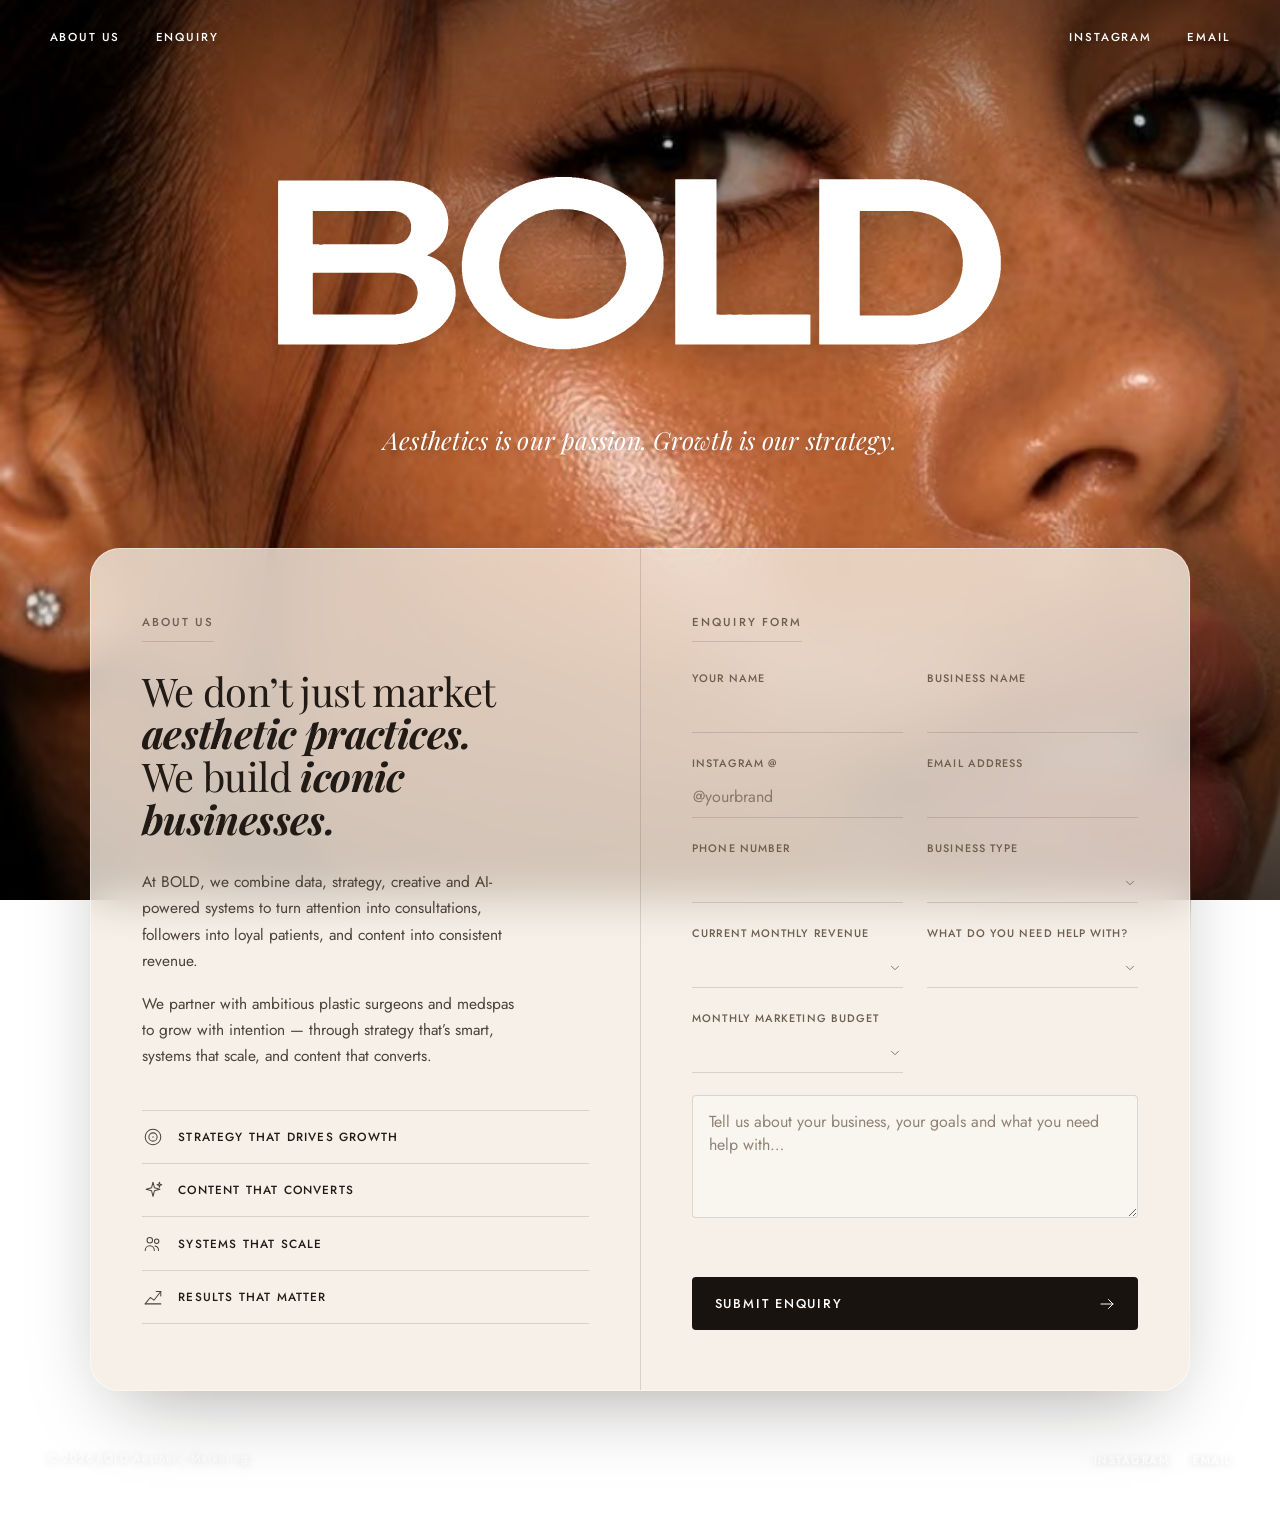
<file: index.html>
<!doctype html>
<html lang="en">
<head>
  <meta charset="UTF-8" />
  <meta name="viewport" content="width=device-width, initial-scale=1, viewport-fit=cover" />
  <title>BOLD — Aesthetic Marketing Agency</title>
  <meta name="description" content="BOLD is an aesthetic marketing agency for plastic surgeons and medspas. We combine data, strategy, creative and AI-powered systems to help premium aesthetic practices grow consultations and revenue with intention." />
  <meta name="theme-color" content="#f4ede3" />
  <link rel="canonical" href="https://boldbma.com/" />

  <!-- Open Graph / social sharing — absolute URLs now that boldbma.com is live. -->
  <meta property="og:type" content="website" />
  <meta property="og:site_name" content="BOLD" />
  <meta property="og:url" content="https://boldbma.com/" />
  <meta property="og:title" content="BOLD — Aesthetic Marketing Agency" />
  <meta property="og:description" content="Aesthetics is our passion. Growth is our strategy. BOLD partners with ambitious plastic surgeons and medspas to grow with intention." />
  <meta property="og:image" content="https://boldbma.com/public/assets/bold-background.jpg" />
  <meta name="twitter:card" content="summary_large_image" />
  <meta name="twitter:title" content="BOLD — Aesthetic Marketing Agency" />
  <meta name="twitter:description" content="Aesthetics is our passion. Growth is our strategy." />
  <meta name="twitter:image" content="https://boldbma.com/public/assets/bold-background.jpg" />

  <!-- Favicons -->
  <link rel="icon" type="image/svg+xml" href="/public/assets/bold-logo.svg" />
  <link rel="icon" type="image/png" sizes="32x32" href="/public/assets/favicon-32.png" />
  <link rel="icon" type="image/png" sizes="16x16" href="/public/assets/favicon-16.png" />
  <link rel="apple-touch-icon" sizes="180x180" href="/public/assets/apple-touch-icon.png" />

  <!-- Fonts: editorial serif (headlines + italic emphasis) + refined sans (nav/labels/body).
       Self-hosted (Latin subset) so the site has no third-party runtime
       dependency — see css/fonts.css. -->
  <link rel="preload" as="font" type="font/woff2" href="/public/fonts/jost-500-normal.woff2" crossorigin />
  <link rel="preload" as="font" type="font/woff2" href="/public/fonts/playfair-display-400-italic.woff2" crossorigin />
  <link rel="preload" as="font" type="font/woff2" href="/public/fonts/playfair-display-400-normal.woff2" crossorigin />
  <link rel="stylesheet" href="/css/fonts.css" />

  <link rel="stylesheet" href="/css/styles.css" />
  <script>document.documentElement.classList.add('js');</script>
</head>
<body>

  <!-- Fixed beauty photograph background layer. Stays visually stationary while page content scrolls over it. -->
  <div class="bg-fixed" aria-hidden="true">
    <picture>
      <source srcset="/public/assets/bold-background.avif" type="image/avif" />
      <source srcset="/public/assets/bold-background.webp" type="image/webp" />
      <img
        src="/public/assets/bold-background.jpg"
        alt=""
        class="bg-fixed__img"
        fetchpriority="high"
      />
    </picture>
    <div class="bg-fixed__scrim"></div>
  </div>

  <a class="skip-link" href="#main">Skip to content</a>

  <header class="site-nav">
    <nav class="site-nav__inner" aria-label="Primary">
      <ul class="site-nav__group site-nav__group--left">
        <li><a href="#about">About Us</a></li>
        <li><a href="#enquiry">Enquiry</a></li>
      </ul>

      <button class="site-nav__toggle" type="button" aria-expanded="false" aria-controls="mobile-menu">
        <span class="site-nav__toggle-label">Menu</span>
        <span class="site-nav__toggle-icon" aria-hidden="true"></span>
      </button>

      <ul class="site-nav__group site-nav__group--right">
        <li><a id="nav-instagram" href="#" target="_blank" rel="noopener noreferrer">Instagram</a></li>
        <li><a id="nav-email" href="#">Email</a></li>
      </ul>
    </nav>

    <div class="mobile-menu" id="mobile-menu" hidden>
      <ul>
        <li><a href="#about">About Us</a></li>
        <li><a href="#enquiry">Enquiry</a></li>
        <li><a id="nav-instagram-mobile" href="#" target="_blank" rel="noopener noreferrer">Instagram</a></li>
        <li><a id="nav-email-mobile" href="#">Email</a></li>
      </ul>
    </div>
  </header>

  <main id="main">

    <section class="hero" aria-label="BOLD — Aesthetics is our passion. Growth is our strategy.">
      <div class="hero__inner">
        <svg class="hero__logo" viewBox="0 0 2172 724" role="img" aria-label="BOLD">
          <title>BOLD</title>
          <path d="M 97 116 L 97 119 L 96 120 L 96 564 L 97 565 L 423 565 L 424 564 L 433 564 L 434 563 L 440 563 L 441 562 L 447 562 L 448 561 L 452 561 L 453 560 L 457 560 L 458 559 L 461 559 L 462 558 L 465 558 L 466 557 L 468 557 L 469 556 L 472 556 L 473 555 L 475 555 L 476 554 L 478 554 L 479 553 L 481 553 L 482 552 L 484 552 L 489 549 L 491 549 L 494 547 L 496 547 L 497 546 L 498 546 L 499 545 L 500 545 L 501 544 L 502 544 L 503 543 L 504 543 L 505 542 L 508 541 L 510 539 L 511 539 L 512 538 L 515 537 L 517 535 L 518 535 L 520 533 L 521 533 L 523 531 L 524 531 L 527 528 L 528 528 L 531 525 L 532 525 L 537 520 L 538 520 L 550 508 L 550 507 L 555 502 L 555 501 L 561 494 L 562 491 L 566 486 L 566 485 L 567 484 L 567 483 L 568 482 L 568 481 L 569 480 L 569 479 L 572 474 L 572 472 L 574 469 L 574 467 L 575 466 L 575 464 L 576 463 L 576 461 L 577 460 L 577 458 L 578 457 L 578 454 L 579 453 L 579 450 L 580 449 L 580 444 L 581 443 L 581 435 L 582 434 L 582 413 L 581 412 L 581 405 L 580 404 L 580 400 L 579 399 L 579 395 L 578 394 L 578 391 L 577 390 L 577 388 L 576 387 L 576 385 L 575 384 L 575 382 L 573 379 L 573 377 L 572 376 L 572 375 L 571 374 L 570 371 L 566 366 L 565 363 L 559 356 L 559 355 L 549 345 L 548 345 L 543 340 L 542 340 L 537 336 L 534 335 L 532 333 L 531 333 L 530 332 L 529 332 L 528 331 L 527 331 L 526 330 L 525 330 L 520 327 L 518 327 L 517 326 L 516 326 L 515 325 L 513 325 L 510 323 L 507 323 L 504 321 L 505 320 L 506 320 L 507 319 L 510 318 L 512 316 L 515 315 L 517 313 L 520 312 L 522 310 L 523 310 L 527 306 L 528 306 L 541 293 L 541 292 L 544 289 L 544 288 L 547 285 L 547 284 L 549 282 L 549 281 L 550 280 L 550 279 L 551 278 L 551 277 L 552 276 L 552 275 L 555 270 L 555 268 L 557 265 L 557 262 L 558 261 L 558 259 L 559 258 L 559 255 L 560 254 L 560 250 L 561 249 L 561 241 L 562 240 L 562 223 L 561 222 L 561 215 L 560 214 L 560 210 L 559 209 L 559 205 L 558 204 L 558 202 L 557 201 L 557 198 L 556 197 L 556 195 L 555 194 L 555 193 L 554 192 L 554 191 L 553 190 L 553 189 L 552 188 L 552 187 L 551 186 L 551 185 L 550 184 L 550 183 L 549 182 L 548 179 L 546 177 L 545 174 L 542 171 L 542 170 L 538 166 L 538 165 L 528 155 L 527 155 L 518 147 L 517 147 L 512 143 L 509 142 L 507 140 L 504 139 L 502 137 L 501 137 L 500 136 L 499 136 L 494 133 L 492 133 L 489 131 L 487 131 L 482 128 L 480 128 L 479 127 L 477 127 L 476 126 L 474 126 L 473 125 L 471 125 L 470 124 L 467 124 L 466 123 L 464 123 L 463 122 L 459 122 L 458 121 L 454 121 L 453 120 L 448 120 L 447 119 L 442 119 L 441 118 L 434 118 L 433 117 L 416 117 L 415 116 Z M 191 371 L 193 369 L 419 369 L 420 370 L 428 370 L 429 371 L 433 371 L 434 372 L 436 372 L 437 373 L 440 373 L 441 374 L 443 374 L 444 375 L 445 375 L 446 376 L 448 376 L 450 378 L 453 379 L 455 381 L 456 381 L 459 384 L 460 384 L 467 391 L 467 392 L 470 395 L 470 396 L 471 397 L 471 398 L 472 399 L 472 400 L 475 405 L 475 407 L 476 408 L 476 411 L 477 412 L 477 418 L 478 419 L 478 430 L 477 431 L 477 436 L 476 437 L 476 440 L 475 441 L 475 443 L 474 444 L 474 446 L 473 447 L 473 448 L 472 449 L 471 452 L 469 454 L 469 455 L 467 457 L 467 458 L 463 462 L 463 463 L 461 465 L 460 465 L 455 470 L 454 470 L 449 474 L 448 474 L 443 477 L 441 477 L 440 478 L 438 478 L 437 479 L 435 479 L 434 480 L 432 480 L 431 481 L 428 481 L 427 482 L 420 482 L 419 483 L 193 483 L 191 481 Z M 191 201 L 192 200 L 418 200 L 419 201 L 424 201 L 425 202 L 428 202 L 429 203 L 431 203 L 432 204 L 434 204 L 435 205 L 438 206 L 440 208 L 441 208 L 443 210 L 444 210 L 453 219 L 453 220 L 455 222 L 455 223 L 458 228 L 458 230 L 459 231 L 459 235 L 460 236 L 460 253 L 459 254 L 459 257 L 458 258 L 458 261 L 456 264 L 456 266 L 454 268 L 454 269 L 452 271 L 452 272 L 449 275 L 449 276 L 445 280 L 444 280 L 441 283 L 440 283 L 439 284 L 438 284 L 437 285 L 436 285 L 431 288 L 429 288 L 428 289 L 426 289 L 425 290 L 421 290 L 420 291 L 218 291 L 217 292 L 209 292 L 208 291 L 192 291 L 191 290 Z M 1577 114 L 1577 564 L 1578 565 L 1848 565 L 1849 564 L 1859 564 L 1860 563 L 1868 563 L 1869 562 L 1875 562 L 1876 561 L 1881 561 L 1882 560 L 1886 560 L 1887 559 L 1891 559 L 1892 558 L 1895 558 L 1896 557 L 1900 557 L 1901 556 L 1903 556 L 1904 555 L 1907 555 L 1908 554 L 1910 554 L 1911 553 L 1914 553 L 1915 552 L 1917 552 L 1918 551 L 1920 551 L 1921 550 L 1923 550 L 1924 549 L 1926 549 L 1929 547 L 1931 547 L 1932 546 L 1934 546 L 1935 545 L 1936 545 L 1937 544 L 1939 544 L 1944 541 L 1946 541 L 1947 540 L 1948 540 L 1949 539 L 1950 539 L 1951 538 L 1952 538 L 1953 537 L 1954 537 L 1955 536 L 1956 536 L 1957 535 L 1960 534 L 1962 532 L 1965 531 L 1967 529 L 1968 529 L 1969 528 L 1972 527 L 1974 525 L 1975 525 L 1977 523 L 1978 523 L 1980 521 L 1981 521 L 1984 518 L 1985 518 L 1987 516 L 1988 516 L 1992 512 L 1993 512 L 1998 507 L 1999 507 L 2023 483 L 2023 482 L 2027 478 L 2027 477 L 2031 473 L 2031 472 L 2037 465 L 2037 464 L 2041 459 L 2042 456 L 2044 454 L 2045 451 L 2047 449 L 2047 448 L 2048 447 L 2048 446 L 2049 445 L 2049 444 L 2050 443 L 2050 442 L 2051 441 L 2051 440 L 2052 439 L 2052 438 L 2053 437 L 2053 436 L 2056 431 L 2056 429 L 2058 426 L 2058 424 L 2060 421 L 2060 419 L 2062 416 L 2062 414 L 2063 413 L 2063 411 L 2064 410 L 2064 408 L 2065 407 L 2065 404 L 2066 403 L 2066 401 L 2067 400 L 2067 398 L 2068 397 L 2068 393 L 2069 392 L 2069 388 L 2070 387 L 2070 384 L 2071 383 L 2071 379 L 2072 378 L 2072 372 L 2073 371 L 2073 363 L 2074 362 L 2074 322 L 2073 321 L 2073 312 L 2072 311 L 2072 306 L 2071 305 L 2071 300 L 2070 299 L 2070 296 L 2069 295 L 2069 291 L 2068 290 L 2068 287 L 2067 286 L 2067 283 L 2066 282 L 2066 279 L 2065 278 L 2065 276 L 2064 275 L 2064 272 L 2063 271 L 2063 269 L 2062 268 L 2062 266 L 2061 265 L 2061 263 L 2060 262 L 2060 260 L 2058 257 L 2058 255 L 2057 254 L 2057 252 L 2054 247 L 2054 245 L 2053 244 L 2053 243 L 2052 242 L 2052 241 L 2051 240 L 2051 239 L 2050 238 L 2050 237 L 2049 236 L 2049 235 L 2048 234 L 2047 231 L 2045 229 L 2045 228 L 2044 227 L 2043 224 L 2041 222 L 2040 219 L 2038 217 L 2038 216 L 2036 214 L 2036 213 L 2033 210 L 2033 209 L 2030 206 L 2030 205 L 2027 202 L 2027 201 L 2024 198 L 2024 197 L 2015 188 L 2015 187 L 2002 174 L 2001 174 L 1994 167 L 1993 167 L 1989 163 L 1988 163 L 1985 160 L 1984 160 L 1977 154 L 1976 154 L 1974 152 L 1971 151 L 1966 147 L 1965 147 L 1964 146 L 1961 145 L 1959 143 L 1958 143 L 1953 140 L 1951 140 L 1950 139 L 1947 138 L 1945 136 L 1943 136 L 1938 133 L 1936 133 L 1935 132 L 1934 132 L 1933 131 L 1931 131 L 1928 129 L 1926 129 L 1925 128 L 1923 128 L 1922 127 L 1920 127 L 1919 126 L 1917 126 L 1916 125 L 1913 125 L 1912 124 L 1910 124 L 1909 123 L 1907 123 L 1906 122 L 1903 122 L 1902 121 L 1899 121 L 1898 120 L 1895 120 L 1894 119 L 1890 119 L 1889 118 L 1886 118 L 1885 117 L 1880 117 L 1879 116 L 1873 116 L 1872 115 L 1865 115 L 1864 114 L 1852 114 L 1851 113 L 1578 113 Z M 1688 201 L 1689 200 L 1835 200 L 1836 201 L 1844 201 L 1845 202 L 1851 202 L 1852 203 L 1857 203 L 1858 204 L 1861 204 L 1862 205 L 1865 205 L 1866 206 L 1869 206 L 1870 207 L 1872 207 L 1873 208 L 1875 208 L 1876 209 L 1878 209 L 1879 210 L 1881 210 L 1882 211 L 1884 211 L 1885 212 L 1886 212 L 1891 215 L 1893 215 L 1894 216 L 1895 216 L 1896 217 L 1899 218 L 1901 220 L 1904 221 L 1909 225 L 1912 226 L 1915 229 L 1916 229 L 1920 233 L 1921 233 L 1938 250 L 1938 251 L 1942 255 L 1942 256 L 1945 259 L 1945 260 L 1947 262 L 1947 263 L 1951 268 L 1952 271 L 1954 273 L 1954 274 L 1955 275 L 1955 276 L 1958 281 L 1958 283 L 1960 286 L 1960 288 L 1961 289 L 1961 291 L 1962 292 L 1962 294 L 1963 295 L 1963 297 L 1964 298 L 1964 300 L 1965 301 L 1965 304 L 1966 305 L 1966 308 L 1967 309 L 1967 314 L 1968 315 L 1968 320 L 1969 321 L 1969 329 L 1970 330 L 1970 352 L 1969 353 L 1969 362 L 1968 363 L 1968 368 L 1967 369 L 1967 372 L 1966 373 L 1966 377 L 1965 378 L 1965 380 L 1964 381 L 1964 384 L 1963 385 L 1963 387 L 1962 388 L 1962 390 L 1961 391 L 1961 393 L 1958 398 L 1958 400 L 1957 401 L 1957 402 L 1956 403 L 1956 404 L 1955 405 L 1955 406 L 1954 407 L 1954 408 L 1953 409 L 1952 412 L 1950 414 L 1949 417 L 1947 419 L 1947 420 L 1945 422 L 1945 423 L 1941 427 L 1941 428 L 1937 432 L 1937 433 L 1923 447 L 1922 447 L 1918 451 L 1917 451 L 1914 454 L 1913 454 L 1910 457 L 1909 457 L 1907 459 L 1906 459 L 1901 463 L 1900 463 L 1899 464 L 1898 464 L 1897 465 L 1894 466 L 1892 468 L 1891 468 L 1888 470 L 1886 470 L 1885 471 L 1884 471 L 1879 474 L 1877 474 L 1874 476 L 1872 476 L 1871 477 L 1869 477 L 1868 478 L 1865 478 L 1864 479 L 1862 479 L 1861 480 L 1859 480 L 1858 481 L 1855 481 L 1854 482 L 1850 482 L 1849 483 L 1844 483 L 1843 484 L 1837 484 L 1836 485 L 1827 485 L 1826 486 L 1689 486 L 1688 485 Z M 1184 113 L 1183 114 L 1183 565 L 1552 565 L 1553 564 L 1553 484 L 1549 484 L 1548 483 L 1407 483 L 1406 484 L 1405 484 L 1404 483 L 1393 483 L 1392 484 L 1368 484 L 1367 483 L 1356 483 L 1355 484 L 1339 484 L 1338 483 L 1326 483 L 1325 484 L 1303 484 L 1302 483 L 1297 483 L 1296 482 L 1296 113 Z M 811 113 L 810 114 L 807 114 L 806 115 L 803 115 L 802 116 L 799 116 L 798 117 L 796 117 L 795 118 L 792 118 L 791 119 L 789 119 L 788 120 L 785 120 L 784 121 L 782 121 L 781 122 L 779 122 L 778 123 L 776 123 L 775 124 L 773 124 L 772 125 L 770 125 L 769 126 L 768 126 L 767 127 L 765 127 L 762 129 L 760 129 L 759 130 L 758 130 L 753 133 L 751 133 L 750 134 L 749 134 L 748 135 L 747 135 L 746 136 L 745 136 L 744 137 L 743 137 L 742 138 L 741 138 L 740 139 L 739 139 L 738 140 L 737 140 L 736 141 L 735 141 L 734 142 L 733 142 L 732 143 L 729 144 L 727 146 L 726 146 L 725 147 L 724 147 L 722 149 L 719 150 L 717 152 L 716 152 L 714 154 L 713 154 L 711 156 L 710 156 L 708 158 L 707 158 L 705 160 L 704 160 L 702 162 L 701 162 L 699 164 L 698 164 L 695 167 L 694 167 L 688 173 L 687 173 L 683 177 L 682 177 L 659 200 L 659 201 L 653 207 L 653 208 L 648 213 L 648 214 L 646 216 L 646 217 L 643 220 L 643 221 L 641 223 L 641 224 L 639 226 L 639 227 L 637 229 L 637 230 L 633 235 L 632 238 L 630 240 L 630 241 L 629 242 L 628 245 L 626 247 L 626 248 L 625 249 L 625 250 L 624 251 L 624 252 L 623 253 L 623 254 L 622 255 L 622 256 L 619 261 L 619 263 L 616 268 L 616 270 L 615 271 L 615 272 L 614 273 L 614 275 L 612 278 L 612 280 L 611 281 L 611 283 L 610 284 L 610 286 L 609 287 L 609 289 L 608 290 L 608 293 L 607 294 L 607 296 L 606 297 L 606 299 L 605 300 L 605 303 L 604 304 L 604 308 L 603 309 L 603 313 L 602 314 L 602 319 L 601 320 L 601 326 L 600 327 L 600 336 L 599 337 L 599 367 L 600 368 L 600 377 L 601 378 L 601 384 L 602 385 L 602 389 L 603 390 L 603 394 L 604 395 L 604 398 L 605 399 L 605 401 L 606 402 L 606 405 L 607 406 L 607 408 L 608 409 L 608 411 L 609 412 L 609 414 L 610 415 L 610 417 L 611 418 L 611 420 L 613 423 L 613 425 L 614 426 L 614 427 L 615 428 L 615 429 L 618 434 L 618 436 L 619 437 L 620 440 L 622 442 L 622 443 L 623 444 L 624 447 L 626 449 L 626 450 L 627 451 L 627 452 L 629 454 L 629 455 L 630 456 L 631 459 L 633 461 L 633 462 L 636 465 L 636 466 L 640 470 L 640 471 L 643 474 L 643 475 L 650 482 L 650 483 L 672 505 L 673 505 L 680 512 L 681 512 L 684 515 L 685 515 L 688 518 L 689 518 L 696 524 L 697 524 L 699 526 L 700 526 L 702 528 L 703 528 L 705 530 L 706 530 L 711 534 L 712 534 L 713 535 L 714 535 L 715 536 L 718 537 L 720 539 L 723 540 L 725 542 L 726 542 L 727 543 L 728 543 L 729 544 L 730 544 L 735 547 L 737 547 L 738 548 L 739 548 L 740 549 L 741 549 L 746 552 L 748 552 L 753 555 L 755 555 L 756 556 L 757 556 L 758 557 L 760 557 L 763 559 L 765 559 L 766 560 L 768 560 L 769 561 L 771 561 L 772 562 L 774 562 L 775 563 L 777 563 L 778 564 L 780 564 L 781 565 L 783 565 L 784 566 L 787 566 L 788 567 L 790 567 L 791 568 L 794 568 L 795 569 L 798 569 L 799 570 L 802 570 L 803 571 L 807 571 L 808 572 L 812 572 L 813 573 L 818 573 L 819 574 L 823 574 L 824 575 L 831 575 L 832 576 L 839 576 L 840 577 L 852 577 L 853 578 L 896 578 L 897 577 L 908 577 L 909 576 L 916 576 L 917 575 L 923 575 L 924 574 L 929 574 L 930 573 L 934 573 L 935 572 L 938 572 L 939 571 L 943 571 L 944 570 L 947 570 L 948 569 L 951 569 L 952 568 L 955 568 L 956 567 L 958 567 L 959 566 L 962 566 L 963 565 L 965 565 L 966 564 L 968 564 L 969 563 L 972 563 L 973 562 L 975 562 L 976 561 L 978 561 L 981 559 L 983 559 L 984 558 L 986 558 L 987 557 L 989 557 L 990 556 L 991 556 L 992 555 L 994 555 L 997 553 L 999 553 L 1000 552 L 1001 552 L 1002 551 L 1003 551 L 1004 550 L 1005 550 L 1006 549 L 1007 549 L 1008 548 L 1009 548 L 1010 547 L 1011 547 L 1012 546 L 1013 546 L 1014 545 L 1015 545 L 1016 544 L 1017 544 L 1018 543 L 1019 543 L 1020 542 L 1021 542 L 1022 541 L 1023 541 L 1024 540 L 1025 540 L 1026 539 L 1029 538 L 1031 536 L 1034 535 L 1036 533 L 1037 533 L 1039 531 L 1042 530 L 1044 528 L 1045 528 L 1047 526 L 1048 526 L 1051 523 L 1052 523 L 1054 521 L 1055 521 L 1059 517 L 1060 517 L 1063 514 L 1064 514 L 1067 511 L 1068 511 L 1072 507 L 1073 507 L 1096 484 L 1096 483 L 1102 477 L 1102 476 L 1108 469 L 1108 468 L 1110 466 L 1110 465 L 1113 462 L 1113 461 L 1115 459 L 1115 458 L 1119 453 L 1120 450 L 1124 445 L 1124 444 L 1125 443 L 1125 442 L 1126 441 L 1126 440 L 1127 439 L 1127 438 L 1128 437 L 1129 434 L 1131 432 L 1131 430 L 1132 429 L 1132 428 L 1135 423 L 1135 421 L 1136 420 L 1136 419 L 1137 418 L 1137 416 L 1139 413 L 1139 411 L 1140 410 L 1140 408 L 1142 405 L 1142 402 L 1143 401 L 1143 399 L 1144 398 L 1144 395 L 1145 394 L 1145 392 L 1146 391 L 1146 388 L 1147 387 L 1147 382 L 1148 381 L 1148 377 L 1149 376 L 1149 371 L 1150 370 L 1150 361 L 1151 360 L 1151 322 L 1150 321 L 1150 313 L 1149 312 L 1149 307 L 1148 306 L 1148 301 L 1147 300 L 1147 296 L 1146 295 L 1146 291 L 1145 290 L 1145 288 L 1144 287 L 1144 284 L 1143 283 L 1143 280 L 1142 279 L 1142 277 L 1141 276 L 1141 274 L 1140 273 L 1140 271 L 1139 270 L 1139 268 L 1138 267 L 1138 265 L 1137 264 L 1137 262 L 1136 261 L 1136 260 L 1133 255 L 1133 253 L 1132 252 L 1132 251 L 1131 250 L 1131 249 L 1130 248 L 1130 247 L 1129 246 L 1129 245 L 1128 244 L 1128 243 L 1127 242 L 1127 241 L 1126 240 L 1125 237 L 1123 235 L 1123 234 L 1122 233 L 1121 230 L 1119 228 L 1118 225 L 1116 223 L 1116 222 L 1114 220 L 1114 219 L 1111 216 L 1111 215 L 1108 212 L 1108 211 L 1105 208 L 1105 207 L 1100 202 L 1100 201 L 1089 190 L 1089 189 L 1085 185 L 1084 185 L 1075 176 L 1074 176 L 1069 171 L 1068 171 L 1064 167 L 1063 167 L 1061 165 L 1060 165 L 1057 162 L 1056 162 L 1053 159 L 1052 159 L 1050 157 L 1047 156 L 1045 154 L 1044 154 L 1039 150 L 1038 150 L 1037 149 L 1034 148 L 1032 146 L 1031 146 L 1030 145 L 1029 145 L 1028 144 L 1027 144 L 1026 143 L 1025 143 L 1024 142 L 1023 142 L 1022 141 L 1021 141 L 1020 140 L 1019 140 L 1018 139 L 1017 139 L 1016 138 L 1015 138 L 1014 137 L 1013 137 L 1012 136 L 1011 136 L 1006 133 L 1004 133 L 1003 132 L 1002 132 L 999 130 L 997 130 L 994 128 L 992 128 L 991 127 L 989 127 L 988 126 L 986 126 L 983 124 L 981 124 L 980 123 L 978 123 L 977 122 L 975 122 L 974 121 L 972 121 L 971 120 L 968 120 L 967 119 L 965 119 L 964 118 L 961 118 L 960 117 L 957 117 L 956 116 L 954 116 L 953 115 L 949 115 L 948 114 L 945 114 L 944 113 L 940 113 L 939 112 L 934 112 L 933 111 L 928 111 L 927 110 L 921 110 L 920 109 L 912 109 L 911 108 L 901 108 L 900 107 L 854 107 L 853 108 L 843 108 L 842 109 L 835 109 L 834 110 L 828 110 L 827 111 L 822 111 L 821 112 L 816 112 L 815 113 Z M 842 197 L 848 197 L 849 196 L 856 196 L 857 195 L 872 195 L 873 194 L 875 194 L 876 195 L 896 195 L 897 196 L 905 196 L 906 197 L 912 197 L 913 198 L 917 198 L 918 199 L 922 199 L 923 200 L 927 200 L 928 201 L 930 201 L 931 202 L 933 202 L 934 203 L 936 203 L 937 204 L 939 204 L 940 205 L 942 205 L 943 206 L 945 206 L 948 208 L 950 208 L 951 209 L 953 209 L 954 210 L 955 210 L 956 211 L 957 211 L 958 212 L 959 212 L 960 213 L 961 213 L 962 214 L 963 214 L 964 215 L 965 215 L 966 216 L 969 217 L 971 219 L 972 219 L 973 220 L 976 221 L 978 223 L 979 223 L 981 225 L 982 225 L 984 227 L 985 227 L 989 231 L 990 231 L 994 235 L 995 235 L 1001 241 L 1002 241 L 1012 251 L 1012 252 L 1017 257 L 1017 258 L 1021 262 L 1021 263 L 1024 266 L 1024 267 L 1028 272 L 1029 275 L 1031 277 L 1031 278 L 1032 279 L 1032 280 L 1033 281 L 1033 282 L 1034 283 L 1034 284 L 1035 285 L 1035 286 L 1036 287 L 1036 288 L 1039 293 L 1039 295 L 1041 298 L 1041 301 L 1042 302 L 1042 304 L 1043 305 L 1043 307 L 1044 308 L 1044 310 L 1045 311 L 1045 315 L 1046 316 L 1046 321 L 1047 322 L 1047 327 L 1048 328 L 1048 339 L 1049 340 L 1049 350 L 1048 351 L 1048 360 L 1047 361 L 1047 367 L 1046 368 L 1046 372 L 1045 373 L 1045 377 L 1044 378 L 1044 381 L 1043 382 L 1043 384 L 1042 385 L 1042 387 L 1041 388 L 1041 390 L 1039 393 L 1039 395 L 1037 398 L 1037 400 L 1036 401 L 1036 402 L 1034 404 L 1034 405 L 1033 406 L 1033 407 L 1032 408 L 1032 409 L 1031 410 L 1031 411 L 1030 412 L 1029 415 L 1027 417 L 1027 418 L 1025 420 L 1025 421 L 1023 423 L 1023 424 L 1021 426 L 1021 427 L 1017 431 L 1017 432 L 1005 444 L 1005 445 L 1003 447 L 1002 447 L 995 454 L 994 454 L 991 457 L 990 457 L 983 463 L 982 463 L 980 465 L 977 466 L 972 470 L 971 470 L 970 471 L 967 472 L 965 474 L 964 474 L 959 477 L 957 477 L 956 478 L 955 478 L 950 481 L 948 481 L 945 483 L 943 483 L 942 484 L 940 484 L 939 485 L 937 485 L 936 486 L 934 486 L 933 487 L 931 487 L 930 488 L 928 488 L 927 489 L 923 489 L 922 490 L 919 490 L 918 491 L 915 491 L 914 492 L 909 492 L 908 493 L 903 493 L 902 494 L 893 494 L 892 495 L 855 495 L 854 494 L 846 494 L 845 493 L 839 493 L 838 492 L 834 492 L 833 491 L 829 491 L 828 490 L 824 490 L 823 489 L 821 489 L 820 488 L 817 488 L 816 487 L 814 487 L 813 486 L 810 486 L 807 484 L 805 484 L 804 483 L 802 483 L 801 482 L 800 482 L 799 481 L 797 481 L 792 478 L 790 478 L 789 477 L 788 477 L 787 476 L 786 476 L 785 475 L 784 475 L 783 474 L 782 474 L 781 473 L 780 473 L 779 472 L 776 471 L 774 469 L 773 469 L 768 465 L 767 465 L 766 464 L 765 464 L 763 462 L 762 462 L 759 459 L 758 459 L 753 454 L 752 454 L 747 449 L 746 449 L 738 441 L 738 440 L 730 432 L 730 431 L 727 428 L 727 427 L 725 425 L 725 424 L 721 419 L 721 418 L 720 417 L 719 414 L 717 412 L 717 411 L 716 410 L 716 409 L 715 408 L 715 407 L 714 406 L 714 405 L 713 404 L 713 403 L 710 398 L 710 396 L 708 393 L 708 390 L 707 389 L 707 387 L 706 386 L 706 383 L 705 382 L 705 379 L 704 378 L 704 374 L 703 373 L 703 369 L 702 368 L 702 361 L 701 360 L 701 338 L 702 337 L 702 329 L 703 328 L 703 323 L 704 322 L 704 319 L 705 318 L 705 315 L 706 314 L 706 311 L 707 310 L 707 308 L 708 307 L 708 305 L 709 304 L 709 302 L 710 301 L 710 299 L 712 296 L 712 294 L 713 293 L 713 292 L 714 291 L 715 288 L 717 286 L 717 285 L 718 284 L 718 283 L 719 282 L 720 279 L 722 277 L 723 274 L 725 272 L 725 271 L 727 269 L 727 268 L 730 265 L 730 264 L 733 261 L 733 260 L 743 250 L 743 249 L 746 247 L 746 246 L 750 242 L 751 242 L 757 236 L 758 236 L 767 228 L 768 228 L 770 226 L 773 225 L 775 223 L 776 223 L 781 219 L 782 219 L 783 218 L 784 218 L 785 217 L 786 217 L 787 216 L 788 216 L 789 215 L 790 215 L 791 214 L 792 214 L 793 213 L 794 213 L 795 212 L 796 212 L 801 209 L 803 209 L 804 208 L 806 208 L 809 206 L 811 206 L 812 205 L 814 205 L 815 204 L 817 204 L 818 203 L 820 203 L 821 202 L 824 202 L 825 201 L 827 201 L 828 200 L 831 200 L 832 199 L 836 199 L 837 198 L 841 198 Z" fill="currentColor" fill-rule="evenodd"/>
        </svg>
        <p class="hero__slogan">Aesthetics is our passion. <em>Growth is our strategy.</em></p>
      </div>
    </section>

    <div class="panel-wrap">
      <div class="panel">

        <section class="panel__col panel__col--about" id="about" aria-labelledby="about-heading">
          <p class="eyebrow">About Us</p>

          <h2 id="about-heading" class="about__statement">
            <span class="roman">We don&rsquo;t just market</span><br />
            <span class="bold-italic">aesthetic practices.</span><br />
            <span class="roman">We build</span> <span class="bold-italic">iconic businesses.</span>
          </h2>

          <p class="about__copy">
            At BOLD, we combine data, strategy, creative and AI-powered systems to turn attention into consultations, followers into loyal patients, and content into consistent revenue.
          </p>
          <p class="about__copy">
            We partner with ambitious plastic surgeons and medspas to grow with intention &mdash; through strategy that&rsquo;s smart, systems that scale, and content that converts.
          </p>

          <ul class="principles">
            <li class="principles__item">
              <span class="principles__icon" aria-hidden="true">
                <svg viewBox="0 0 24 24" fill="none" stroke="currentColor" stroke-width="1.1" stroke-linecap="round" stroke-linejoin="round">
                  <circle cx="12" cy="12" r="8.5" />
                  <circle cx="12" cy="12" r="4.5" />
                  <circle cx="12" cy="12" r="0.75" fill="currentColor" stroke="none" />
                </svg>
              </span>
              <span class="principles__label">Strategy that drives growth</span>
            </li>
            <li class="principles__item">
              <span class="principles__icon" aria-hidden="true">
                <svg viewBox="0 0 24 24" fill="none" stroke="currentColor" stroke-width="1.1" stroke-linecap="round" stroke-linejoin="round">
                  <path d="M12 3.5 L13.6 9.6 L19.5 11.2 L13.6 12.8 L12 19 L10.4 12.8 L4.5 11.2 L10.4 9.6 Z" />
                  <path d="M19 3.5 L19.6 5.6 L21.6 6.2 L19.6 6.8 L19 9 L18.4 6.8 L16.4 6.2 L18.4 5.6 Z" />
                </svg>
              </span>
              <span class="principles__label">Content that converts</span>
            </li>
            <li class="principles__item">
              <span class="principles__icon" aria-hidden="true">
                <svg viewBox="0 0 24 24" fill="none" stroke="currentColor" stroke-width="1.1" stroke-linecap="round" stroke-linejoin="round">
                  <circle cx="8.5" cy="8" r="3" />
                  <circle cx="16" cy="9" r="2.4" />
                  <path d="M3.5 19c0-3 2.2-5.2 5-5.2s5 2.2 5 5.2" />
                  <path d="M14.2 14.3c2.2.3 3.8 2.2 3.8 4.7" />
                </svg>
              </span>
              <span class="principles__label">Systems that scale</span>
            </li>
            <li class="principles__item">
              <span class="principles__icon" aria-hidden="true">
                <svg viewBox="0 0 24 24" fill="none" stroke="currentColor" stroke-width="1.1" stroke-linecap="round" stroke-linejoin="round">
                  <path d="M3.5 19.5h17" />
                  <path d="M3.5 19.5 9 12.5 13 15.5 20.5 6" />
                  <path d="M15.5 6h5v5" />
                </svg>
              </span>
              <span class="principles__label">Results that matter</span>
            </li>
          </ul>
        </section>

        <section class="panel__col panel__col--enquiry" id="enquiry" aria-labelledby="enquiry-heading">
          <p class="eyebrow">Enquiry Form</p>
          <h2 id="enquiry-heading" class="sr-only">Enquiry Form</h2>

          <form id="enquiry-form" class="enquiry-form" novalidate>

            <div class="field-row">
              <div class="field">
                <label for="f-name">Your Name</label>
                <input type="text" id="f-name" name="name" autocomplete="name" required />
              </div>
              <div class="field">
                <label for="f-business">Business Name</label>
                <input type="text" id="f-business" name="business" autocomplete="organization" required />
              </div>
            </div>

            <div class="field-row">
              <div class="field">
                <label for="f-instagram">Instagram @</label>
                <input type="text" id="f-instagram" name="instagram" placeholder="@yourbrand" />
              </div>
              <div class="field">
                <label for="f-email">Email Address</label>
                <input type="email" id="f-email" name="email" autocomplete="email" required />
              </div>
            </div>

            <div class="field-row">
              <div class="field">
                <label for="f-phone">Phone Number</label>
                <input type="tel" id="f-phone" name="phone" autocomplete="tel" />
              </div>
              <div class="field field--select">
                <label for="f-business-type">Business Type</label>
                <select id="f-business-type" name="businessType" required>
                  <option value="" disabled selected hidden></option>
                  <option>Medspa / Aesthetic Clinic</option>
                  <option>Plastic Surgery Practice</option>
                  <option>Other</option>
                </select>
              </div>
            </div>

            <div class="field-row">
              <div class="field field--select">
                <label for="f-revenue">Current Monthly Revenue</label>
                <select id="f-revenue" name="revenue">
                  <option value="" disabled selected hidden></option>
                  <option>Under $10k</option>
                  <option>$10k &ndash; $25k</option>
                  <option>$25k &ndash; $50k</option>
                  <option>$50k &ndash; $100k</option>
                  <option>$100k &ndash; $250k</option>
                  <option>$250k+</option>
                </select>
              </div>
              <div class="field field--select">
                <label for="f-help">What do you need help with?</label>
                <select id="f-help" name="helpWith">
                  <option value="" disabled selected hidden></option>
                  <option>Social Media &amp; Content</option>
                  <option>Paid Advertising</option>
                  <option>Branding &amp; Creative</option>
                  <option>Website &amp; Booking Systems</option>
                  <option>Lead Generation &amp; Sales Systems</option>
                  <option>Full Growth Partnership</option>
                  <option>Not Sure Yet</option>
                </select>
              </div>
            </div>

            <div class="field-row">
              <div class="field field--select">
                <label for="f-budget">Monthly Marketing Budget</label>
                <select id="f-budget" name="budget">
                  <option value="" disabled selected hidden></option>
                  <option>Under $3,000</option>
                  <option>$3,000 to $5,000</option>
                  <option>$5,000 to $8,000</option>
                  <option>$8,000+</option>
                </select>
              </div>
              <div class="field"></div>
            </div>

            <div class="field field--message">
              <label for="f-message" class="sr-only">Tell us about your business</label>
              <textarea id="f-message" name="message" rows="4" placeholder="Tell us about your business, your goals and what you need help with&hellip;"></textarea>
            </div>

            <p class="form-status" id="form-status" role="status" aria-live="polite"></p>

            <button type="submit" class="submit-btn">
              <span>Submit Enquiry</span>
              <svg viewBox="0 0 24 24" fill="none" stroke="currentColor" stroke-width="1.3" stroke-linecap="round" stroke-linejoin="round" aria-hidden="true">
                <path d="M4 12h16" />
                <path d="M14 6l6 6-6 6" />
              </svg>
            </button>
          </form>
        </section>

      </div>
    </div>

    <footer class="site-footer">
      <p>&copy; <span id="year"></span> BOLD Aesthetic Marketing</p>
      <ul class="site-footer__links">
        <li><a id="footer-instagram" href="#" target="_blank" rel="noopener noreferrer">Instagram</a></li>
        <li><a id="footer-email" href="#">Email</a></li>
      </ul>
    </footer>

  </main>

  <script type="module" src="/js/main.js"></script>
</body>
</html>
</file>
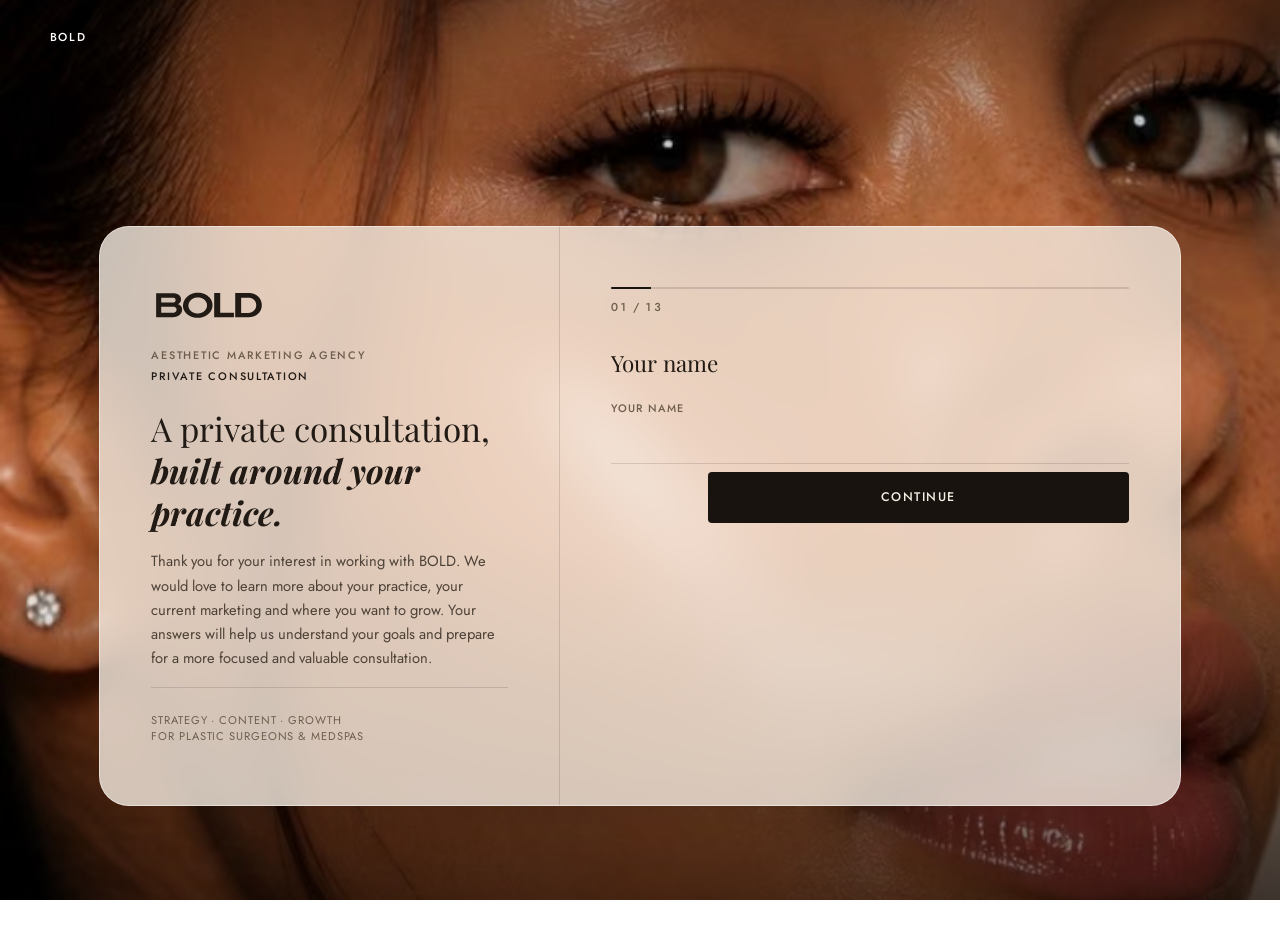
<file: consultation/index.html>
<!doctype html>
<html lang="en">
<head>
  <meta charset="UTF-8" />
  <meta name="viewport" content="width=device-width, initial-scale=1, viewport-fit=cover" />
  <title>BOLD Consultation</title>
  <meta name="description" content="Request a consultation with BOLD, the aesthetic marketing agency for plastic surgeons and medspas." />
  <meta name="theme-color" content="#f4ede3" />
  <meta name="robots" content="noindex" />
  <link rel="canonical" href="https://boldbma.com/consultation/" />

  <link rel="icon" type="image/svg+xml" href="/public/assets/bold-logo.svg" />
  <link rel="icon" type="image/png" sizes="32x32" href="/public/assets/favicon-32.png" />
  <link rel="icon" type="image/png" sizes="16x16" href="/public/assets/favicon-16.png" />
  <link rel="apple-touch-icon" sizes="180x180" href="/public/assets/apple-touch-icon.png" />

  <link rel="preload" as="font" type="font/woff2" href="/public/fonts/jost-500-normal.woff2" crossorigin />
  <link rel="preload" as="font" type="font/woff2" href="/public/fonts/playfair-display-400-italic.woff2" crossorigin />
  <link rel="preload" as="font" type="font/woff2" href="/public/fonts/playfair-display-400-normal.woff2" crossorigin />
  <link rel="stylesheet" href="/css/fonts.css" />
  <link rel="stylesheet" href="/css/styles.css" />
  <link rel="stylesheet" href="/css/consultation.css" />
  <script>document.documentElement.classList.add('js');</script>
</head>
<body class="consult-body">

  <div class="bg-fixed" aria-hidden="true">
    <picture>
      <source srcset="/public/assets/bold-background.avif" type="image/avif" />
      <source srcset="/public/assets/bold-background.webp" type="image/webp" />
      <img src="/public/assets/bold-background.jpg" alt="" class="bg-fixed__img" fetchpriority="high" />
    </picture>
    <div class="bg-fixed__scrim"></div>
  </div>

  <a class="skip-link" href="#main">Skip to content</a>

  <header class="site-nav consult-nav">
    <nav class="site-nav__inner" aria-label="Primary">
      <ul class="site-nav__group site-nav__group--left">
        <li><a href="/">BOLD</a></li>
      </ul>
      <ul class="site-nav__group site-nav__group--right"></ul>
    </nav>
  </header>

  <main id="main" class="consult-main">
    <div class="panel-wrap consult-panel-wrap">
      <div class="panel consult-panel" id="consult-panel">

        <!-- Intro -->
        <div class="consult-col consult-intro" id="consult-intro">
          <svg class="consult-logo" viewBox="0 0 2172 724" role="img" aria-label="BOLD">
            <title>BOLD</title>
            <use href="#bold-wordmark-path"></use>
          </svg>
          <p class="consult-intro__eyebrows">
            <span>Aesthetic Marketing Agency</span>
            <span>Private Consultation</span>
          </p>
          <h1 class="consult-intro__title">A private consultation, <em>built around your practice.</em></h1>
          <p class="consult-intro__copy">
            Thank you for your interest in working with BOLD. We would love to
            learn more about your practice, your current marketing and where
            you want to grow. Your answers will help us understand your goals
            and prepare for a more focused and valuable consultation.
          </p>
          <p class="consult-intro__meta">Strategy &middot; Content &middot; Growth<br />For Plastic Surgeons &amp; Medspas</p>
        </div>

        <!-- Form column -->
        <div class="consult-col consult-form-col">

          <div class="progress" aria-hidden="true">
            <div class="progress__track"><div class="progress__fill" id="progress-fill"></div></div>
            <p class="progress__label" id="progress-label">01 / 13</p>
          </div>

          <form id="consult-form" class="consult-form" novalidate>
            <input type="hidden" name="leadSource" value="BOLD Outreach Consultation" />
            <input type="hidden" name="submissionId" id="submission-id" />

            <div class="steps" id="steps"></div>

            <div class="step-nav">
              <button type="button" class="step-btn step-btn--back" id="btn-back">Back</button>
              <button type="button" class="step-btn step-btn--next" id="btn-next">Continue</button>
              <button type="submit" class="submit-btn step-btn--submit" id="btn-submit" hidden>
                <span>Request Consultation</span>
                <svg viewBox="0 0 24 24" fill="none" stroke="currentColor" stroke-width="1.5"><path d="M5 12h14M13 6l6 6-6 6"/></svg>
              </button>
            </div>

            <p class="form-status" id="form-status" role="status" aria-live="polite"></p>
          </form>

          <div class="consult-success" id="consult-success" hidden>
            <p class="eyebrow">Consultation Received</p>
            <h2 class="consult-success__title">Thank you.</h2>
            <p>Your consultation request has been received.</p>
            <p>Our team will review your information carefully and be in touch with the next steps.</p>
            <p class="consult-success__sign">BOLD<br /><span>Aesthetic Marketing Agency</span></p>
          </div>

        </div>
      </div>
    </div>

    <svg width="0" height="0" style="position:absolute" aria-hidden="true">
      <defs>
        <path id="bold-wordmark-path" d="M 97 116 L 97 119 L 96 120 L 96 564 L 97 565 L 423 565 L 424 564 L 433 564 L 434 563 L 440 563 L 441 562 L 447 562 L 448 561 L 452 561 L 453 560 L 457 560 L 458 559 L 461 559 L 462 558 L 465 558 L 466 557 L 468 557 L 469 556 L 472 556 L 473 555 L 475 555 L 476 554 L 478 554 L 479 553 L 481 553 L 482 552 L 484 552 L 489 549 L 491 549 L 494 547 L 496 547 L 497 546 L 498 546 L 499 545 L 500 545 L 501 544 L 502 544 L 503 543 L 504 543 L 505 542 L 508 541 L 510 539 L 511 539 L 512 538 L 515 537 L 517 535 L 518 535 L 520 533 L 521 533 L 523 531 L 524 531 L 527 528 L 528 528 L 531 525 L 532 525 L 537 520 L 538 520 L 550 508 L 550 507 L 555 502 L 555 501 L 561 494 L 562 491 L 566 486 L 566 485 L 567 484 L 567 483 L 568 482 L 568 481 L 569 480 L 569 479 L 572 474 L 572 472 L 574 469 L 574 467 L 575 466 L 575 464 L 576 463 L 576 461 L 577 460 L 577 458 L 578 457 L 578 454 L 579 453 L 579 450 L 580 449 L 580 444 L 581 443 L 581 435 L 582 434 L 582 413 L 581 412 L 581 405 L 580 404 L 580 400 L 579 399 L 579 395 L 578 394 L 578 391 L 577 390 L 577 388 L 576 387 L 576 385 L 575 384 L 575 382 L 573 379 L 573 377 L 572 376 L 572 375 L 571 374 L 570 371 L 566 366 L 565 363 L 559 356 L 559 355 L 549 345 L 548 345 L 543 340 L 542 340 L 537 336 L 534 335 L 532 333 L 531 333 L 530 332 L 529 332 L 528 331 L 527 331 L 526 330 L 525 330 L 520 327 L 518 327 L 517 326 L 516 326 L 515 325 L 513 325 L 510 323 L 507 323 L 504 321 L 505 320 L 506 320 L 507 319 L 510 318 L 512 316 L 515 315 L 517 313 L 520 312 L 522 310 L 523 310 L 527 306 L 528 306 L 541 293 L 541 292 L 544 289 L 544 288 L 547 285 L 547 284 L 549 282 L 549 281 L 550 280 L 550 279 L 551 278 L 551 277 L 552 276 L 552 275 L 555 270 L 555 268 L 557 265 L 557 262 L 558 261 L 558 259 L 559 258 L 559 255 L 560 254 L 560 250 L 561 249 L 561 241 L 562 240 L 562 223 L 561 222 L 561 215 L 560 214 L 560 210 L 559 209 L 559 205 L 558 204 L 558 202 L 557 201 L 557 198 L 556 197 L 556 195 L 555 194 L 555 193 L 554 192 L 554 191 L 553 190 L 553 189 L 552 188 L 552 187 L 551 186 L 551 185 L 550 184 L 550 183 L 549 182 L 548 179 L 546 177 L 545 174 L 542 171 L 542 170 L 538 166 L 538 165 L 528 155 L 527 155 L 518 147 L 517 147 L 512 143 L 509 142 L 507 140 L 504 139 L 502 137 L 501 137 L 500 136 L 499 136 L 494 133 L 492 133 L 489 131 L 487 131 L 482 128 L 480 128 L 479 127 L 477 127 L 476 126 L 474 126 L 473 125 L 471 125 L 470 124 L 467 124 L 466 123 L 464 123 L 463 122 L 459 122 L 458 121 L 454 121 L 453 120 L 448 120 L 447 119 L 442 119 L 441 118 L 434 118 L 433 117 L 416 117 L 415 116 Z M 191 371 L 193 369 L 419 369 L 420 370 L 428 370 L 429 371 L 433 371 L 434 372 L 436 372 L 437 373 L 440 373 L 441 374 L 443 374 L 444 375 L 445 375 L 446 376 L 448 376 L 450 378 L 453 379 L 455 381 L 456 381 L 459 384 L 460 384 L 467 391 L 467 392 L 470 395 L 470 396 L 471 397 L 471 398 L 472 399 L 472 400 L 475 405 L 475 407 L 476 408 L 476 411 L 477 412 L 477 418 L 478 419 L 478 430 L 477 431 L 477 436 L 476 437 L 476 440 L 475 441 L 475 443 L 474 444 L 474 446 L 473 447 L 473 448 L 472 449 L 471 452 L 469 454 L 469 455 L 467 457 L 467 458 L 463 462 L 463 463 L 461 465 L 460 465 L 455 470 L 454 470 L 449 474 L 448 474 L 443 477 L 441 477 L 440 478 L 438 478 L 437 479 L 435 479 L 434 480 L 432 480 L 431 481 L 428 481 L 427 482 L 420 482 L 419 483 L 193 483 L 191 481 Z M 191 201 L 192 200 L 418 200 L 419 201 L 424 201 L 425 202 L 428 202 L 429 203 L 431 203 L 432 204 L 434 204 L 435 205 L 438 206 L 440 208 L 441 208 L 443 210 L 444 210 L 453 219 L 453 220 L 455 222 L 455 223 L 458 228 L 458 230 L 459 231 L 459 235 L 460 236 L 460 253 L 459 254 L 459 257 L 458 258 L 458 261 L 456 264 L 456 266 L 454 268 L 454 269 L 452 271 L 452 272 L 449 275 L 449 276 L 445 280 L 444 280 L 441 283 L 440 283 L 439 284 L 438 284 L 437 285 L 436 285 L 431 288 L 429 288 L 428 289 L 426 289 L 425 290 L 421 290 L 420 291 L 218 291 L 217 292 L 209 292 L 208 291 L 192 291 L 191 290 Z M 1577 114 L 1577 564 L 1578 565 L 1848 565 L 1849 564 L 1859 564 L 1860 563 L 1868 563 L 1869 562 L 1875 562 L 1876 561 L 1881 561 L 1882 560 L 1886 560 L 1887 559 L 1891 559 L 1892 558 L 1895 558 L 1896 557 L 1900 557 L 1901 556 L 1903 556 L 1904 555 L 1907 555 L 1908 554 L 1910 554 L 1911 553 L 1914 553 L 1915 552 L 1917 552 L 1918 551 L 1920 551 L 1921 550 L 1923 550 L 1924 549 L 1926 549 L 1929 547 L 1931 547 L 1932 546 L 1934 546 L 1935 545 L 1936 545 L 1937 544 L 1939 544 L 1944 541 L 1946 541 L 1947 540 L 1948 540 L 1949 539 L 1950 539 L 1951 538 L 1952 538 L 1953 537 L 1954 537 L 1955 536 L 1956 536 L 1957 535 L 1960 534 L 1962 532 L 1965 531 L 1967 529 L 1968 529 L 1969 528 L 1972 527 L 1974 525 L 1975 525 L 1977 523 L 1978 523 L 1980 521 L 1981 521 L 1984 518 L 1985 518 L 1987 516 L 1988 516 L 1992 512 L 1993 512 L 1998 507 L 1999 507 L 2023 483 L 2023 482 L 2027 478 L 2027 477 L 2031 473 L 2031 472 L 2037 465 L 2037 464 L 2041 459 L 2042 456 L 2044 454 L 2045 451 L 2047 449 L 2047 448 L 2048 447 L 2048 446 L 2049 445 L 2049 444 L 2050 443 L 2050 442 L 2051 441 L 2051 440 L 2052 439 L 2052 438 L 2053 437 L 2053 436 L 2056 431 L 2056 429 L 2058 426 L 2058 424 L 2060 421 L 2060 419 L 2062 416 L 2062 414 L 2063 413 L 2063 411 L 2064 410 L 2064 408 L 2065 407 L 2065 404 L 2066 403 L 2066 401 L 2067 400 L 2067 398 L 2068 397 L 2068 393 L 2069 392 L 2069 388 L 2070 387 L 2070 384 L 2071 383 L 2071 379 L 2072 378 L 2072 372 L 2073 371 L 2073 363 L 2074 362 L 2074 322 L 2073 321 L 2073 312 L 2072 311 L 2072 306 L 2071 305 L 2071 300 L 2070 299 L 2070 296 L 2069 295 L 2069 291 L 2068 290 L 2068 287 L 2067 286 L 2067 283 L 2066 282 L 2066 279 L 2065 278 L 2065 276 L 2064 275 L 2064 272 L 2063 271 L 2063 269 L 2062 268 L 2062 266 L 2061 265 L 2061 263 L 2060 262 L 2060 260 L 2058 257 L 2058 255 L 2057 254 L 2057 252 L 2054 247 L 2054 245 L 2053 244 L 2053 243 L 2052 242 L 2052 241 L 2051 240 L 2051 239 L 2050 238 L 2050 237 L 2049 236 L 2049 235 L 2048 234 L 2047 231 L 2045 229 L 2045 228 L 2044 227 L 2043 224 L 2041 222 L 2040 219 L 2038 217 L 2038 216 L 2036 214 L 2036 213 L 2033 210 L 2033 209 L 2030 206 L 2030 205 L 2027 202 L 2027 201 L 2024 198 L 2024 197 L 2015 188 L 2015 187 L 2002 174 L 2001 174 L 1994 167 L 1993 167 L 1989 163 L 1988 163 L 1985 160 L 1984 160 L 1977 154 L 1976 154 L 1974 152 L 1971 151 L 1966 147 L 1965 147 L 1964 146 L 1961 145 L 1959 143 L 1958 143 L 1953 140 L 1951 140 L 1950 139 L 1947 138 L 1945 136 L 1943 136 L 1938 133 L 1936 133 L 1935 132 L 1934 132 L 1933 131 L 1931 131 L 1928 129 L 1926 129 L 1925 128 L 1923 128 L 1922 127 L 1920 127 L 1919 126 L 1917 126 L 1916 125 L 1913 125 L 1912 124 L 1910 124 L 1909 123 L 1907 123 L 1906 122 L 1903 122 L 1902 121 L 1899 121 L 1898 120 L 1895 120 L 1894 119 L 1890 119 L 1889 118 L 1886 118 L 1885 117 L 1880 117 L 1879 116 L 1873 116 L 1872 115 L 1865 115 L 1864 114 L 1852 114 L 1851 113 L 1578 113 Z M 1688 201 L 1689 200 L 1835 200 L 1836 201 L 1844 201 L 1845 202 L 1851 202 L 1852 203 L 1857 203 L 1858 204 L 1861 204 L 1862 205 L 1865 205 L 1866 206 L 1869 206 L 1870 207 L 1872 207 L 1873 208 L 1875 208 L 1876 209 L 1878 209 L 1879 210 L 1881 210 L 1882 211 L 1884 211 L 1885 212 L 1886 212 L 1891 215 L 1893 215 L 1894 216 L 1895 216 L 1896 217 L 1899 218 L 1901 220 L 1904 221 L 1909 225 L 1912 226 L 1915 229 L 1916 229 L 1920 233 L 1921 233 L 1938 250 L 1938 251 L 1942 255 L 1942 256 L 1945 259 L 1945 260 L 1947 262 L 1947 263 L 1951 268 L 1952 271 L 1954 273 L 1954 274 L 1955 275 L 1955 276 L 1958 281 L 1958 283 L 1960 286 L 1960 288 L 1961 289 L 1961 291 L 1962 292 L 1962 294 L 1963 295 L 1963 297 L 1964 298 L 1964 300 L 1965 301 L 1965 304 L 1966 305 L 1966 308 L 1967 309 L 1967 314 L 1968 315 L 1968 320 L 1969 321 L 1969 329 L 1970 330 L 1970 352 L 1969 353 L 1969 362 L 1968 363 L 1968 368 L 1967 369 L 1967 372 L 1966 373 L 1966 377 L 1965 378 L 1965 380 L 1964 381 L 1964 384 L 1963 385 L 1963 387 L 1962 388 L 1962 390 L 1961 391 L 1961 393 L 1958 398 L 1958 400 L 1957 401 L 1957 402 L 1956 403 L 1956 404 L 1955 405 L 1955 406 L 1954 407 L 1954 408 L 1953 409 L 1952 412 L 1950 414 L 1949 417 L 1947 419 L 1947 420 L 1945 422 L 1945 423 L 1941 427 L 1941 428 L 1937 432 L 1937 433 L 1923 447 L 1922 447 L 1918 451 L 1917 451 L 1914 454 L 1913 454 L 1910 457 L 1909 457 L 1907 459 L 1906 459 L 1901 463 L 1900 463 L 1899 464 L 1898 464 L 1897 465 L 1894 466 L 1892 468 L 1891 468 L 1888 470 L 1886 470 L 1885 471 L 1884 471 L 1879 474 L 1877 474 L 1874 476 L 1872 476 L 1871 477 L 1869 477 L 1868 478 L 1865 478 L 1864 479 L 1862 479 L 1861 480 L 1859 480 L 1858 481 L 1855 481 L 1854 482 L 1850 482 L 1849 483 L 1844 483 L 1843 484 L 1837 484 L 1836 485 L 1827 485 L 1826 486 L 1689 486 L 1688 485 Z M 1184 113 L 1183 114 L 1183 565 L 1552 565 L 1553 564 L 1553 484 L 1549 484 L 1548 483 L 1407 483 L 1406 484 L 1405 484 L 1404 483 L 1393 483 L 1392 484 L 1368 484 L 1367 483 L 1356 483 L 1355 484 L 1339 484 L 1338 483 L 1326 483 L 1325 484 L 1303 484 L 1302 483 L 1297 483 L 1296 482 L 1296 113 Z M 811 113 L 810 114 L 807 114 L 806 115 L 803 115 L 802 116 L 799 116 L 798 117 L 796 117 L 795 118 L 792 118 L 791 119 L 789 119 L 788 120 L 785 120 L 784 121 L 782 121 L 781 122 L 779 122 L 778 123 L 776 123 L 775 124 L 773 124 L 772 125 L 770 125 L 769 126 L 768 126 L 767 127 L 765 127 L 762 129 L 760 129 L 759 130 L 758 130 L 753 133 L 751 133 L 750 134 L 749 134 L 748 135 L 747 135 L 746 136 L 745 136 L 744 137 L 743 137 L 742 138 L 741 138 L 740 139 L 739 139 L 738 140 L 737 140 L 736 141 L 735 141 L 734 142 L 733 142 L 732 143 L 729 144 L 727 146 L 726 146 L 725 147 L 724 147 L 722 149 L 719 150 L 717 152 L 716 152 L 714 154 L 713 154 L 711 156 L 710 156 L 708 158 L 707 158 L 705 160 L 704 160 L 702 162 L 701 162 L 699 164 L 698 164 L 695 167 L 694 167 L 688 173 L 687 173 L 683 177 L 682 177 L 659 200 L 659 201 L 653 207 L 653 208 L 648 213 L 648 214 L 646 216 L 646 217 L 643 220 L 643 221 L 641 223 L 641 224 L 639 226 L 639 227 L 637 229 L 637 230 L 633 235 L 632 238 L 630 240 L 630 241 L 629 242 L 628 245 L 626 247 L 626 248 L 625 249 L 625 250 L 624 251 L 624 252 L 623 253 L 623 254 L 622 255 L 622 256 L 619 261 L 619 263 L 616 268 L 616 270 L 615 271 L 615 272 L 614 273 L 614 275 L 612 278 L 612 280 L 611 281 L 611 283 L 610 284 L 610 286 L 609 287 L 609 289 L 608 290 L 608 293 L 607 294 L 607 296 L 606 297 L 606 299 L 605 300 L 605 303 L 604 304 L 604 308 L 603 309 L 603 313 L 602 314 L 602 319 L 601 320 L 601 326 L 600 327 L 600 336 L 599 337 L 599 367 L 600 368 L 600 377 L 601 378 L 601 384 L 602 385 L 602 389 L 603 390 L 603 394 L 604 395 L 604 398 L 605 399 L 605 401 L 606 402 L 606 405 L 607 406 L 607 408 L 608 409 L 608 411 L 609 412 L 609 414 L 610 415 L 610 417 L 611 418 L 611 420 L 613 423 L 613 425 L 614 426 L 614 427 L 615 428 L 615 429 L 618 434 L 618 436 L 619 437 L 620 440 L 622 442 L 622 443 L 623 444 L 624 447 L 626 449 L 626 450 L 627 451 L 627 452 L 629 454 L 629 455 L 630 456 L 631 459 L 633 461 L 633 462 L 636 465 L 636 466 L 640 470 L 640 471 L 643 474 L 643 475 L 650 482 L 650 483 L 672 505 L 673 505 L 680 512 L 681 512 L 684 515 L 685 515 L 688 518 L 689 518 L 696 524 L 697 524 L 699 526 L 700 526 L 702 528 L 703 528 L 705 530 L 706 530 L 711 534 L 712 534 L 713 535 L 714 535 L 715 536 L 718 537 L 720 539 L 723 540 L 725 542 L 726 542 L 727 543 L 728 543 L 729 544 L 730 544 L 735 547 L 737 547 L 738 548 L 739 548 L 740 549 L 741 549 L 746 552 L 748 552 L 753 555 L 755 555 L 756 556 L 757 556 L 758 557 L 760 557 L 763 559 L 765 559 L 766 560 L 768 560 L 769 561 L 771 561 L 772 562 L 774 562 L 775 563 L 777 563 L 778 564 L 780 564 L 781 565 L 783 565 L 784 566 L 787 566 L 788 567 L 790 567 L 791 568 L 794 568 L 795 569 L 798 569 L 799 570 L 802 570 L 803 571 L 807 571 L 808 572 L 812 572 L 813 573 L 818 573 L 819 574 L 823 574 L 824 575 L 831 575 L 832 576 L 839 576 L 840 577 L 852 577 L 853 578 L 896 578 L 897 577 L 908 577 L 909 576 L 916 576 L 917 575 L 923 575 L 924 574 L 929 574 L 930 573 L 934 573 L 935 572 L 938 572 L 939 571 L 943 571 L 944 570 L 947 570 L 948 569 L 951 569 L 952 568 L 955 568 L 956 567 L 958 567 L 959 566 L 962 566 L 963 565 L 965 565 L 966 564 L 968 564 L 969 563 L 972 563 L 973 562 L 975 562 L 976 561 L 978 561 L 981 559 L 983 559 L 984 558 L 986 558 L 987 557 L 989 557 L 990 556 L 991 556 L 992 555 L 994 555 L 997 553 L 999 553 L 1000 552 L 1001 552 L 1002 551 L 1003 551 L 1004 550 L 1005 550 L 1006 549 L 1007 549 L 1008 548 L 1009 548 L 1010 547 L 1011 547 L 1012 546 L 1013 546 L 1014 545 L 1015 545 L 1016 544 L 1017 544 L 1018 543 L 1019 543 L 1020 542 L 1021 542 L 1022 541 L 1023 541 L 1024 540 L 1025 540 L 1026 539 L 1029 538 L 1031 536 L 1034 535 L 1036 533 L 1037 533 L 1039 531 L 1042 530 L 1044 528 L 1045 528 L 1047 526 L 1048 526 L 1051 523 L 1052 523 L 1054 521 L 1055 521 L 1059 517 L 1060 517 L 1063 514 L 1064 514 L 1067 511 L 1068 511 L 1072 507 L 1073 507 L 1096 484 L 1096 483 L 1102 477 L 1102 476 L 1108 469 L 1108 468 L 1110 466 L 1110 465 L 1113 462 L 1113 461 L 1115 459 L 1115 458 L 1119 453 L 1120 450 L 1124 445 L 1124 444 L 1125 443 L 1125 442 L 1126 441 L 1126 440 L 1127 439 L 1127 438 L 1128 437 L 1129 434 L 1131 432 L 1131 430 L 1132 429 L 1132 428 L 1135 423 L 1135 421 L 1136 420 L 1136 419 L 1137 418 L 1137 416 L 1139 413 L 1139 411 L 1140 410 L 1140 408 L 1142 405 L 1142 402 L 1143 401 L 1143 399 L 1144 398 L 1144 395 L 1145 394 L 1145 392 L 1146 391 L 1146 388 L 1147 387 L 1147 382 L 1148 381 L 1148 377 L 1149 376 L 1149 371 L 1150 370 L 1150 361 L 1151 360 L 1151 322 L 1150 321 L 1150 313 L 1149 312 L 1149 307 L 1148 306 L 1148 301 L 1147 300 L 1147 296 L 1146 295 L 1146 291 L 1145 290 L 1145 288 L 1144 287 L 1144 284 L 1143 283 L 1143 280 L 1142 279 L 1142 277 L 1141 276 L 1141 274 L 1140 273 L 1140 271 L 1139 270 L 1139 268 L 1138 267 L 1138 265 L 1137 264 L 1137 262 L 1136 261 L 1136 260 L 1133 255 L 1133 253 L 1132 252 L 1132 251 L 1131 250 L 1131 249 L 1130 248 L 1130 247 L 1129 246 L 1129 245 L 1128 244 L 1128 243 L 1127 242 L 1127 241 L 1126 240 L 1125 237 L 1123 235 L 1123 234 L 1122 233 L 1121 230 L 1119 228 L 1118 225 L 1116 223 L 1116 222 L 1114 220 L 1114 219 L 1111 216 L 1111 215 L 1108 212 L 1108 211 L 1105 208 L 1105 207 L 1100 202 L 1100 201 L 1089 190 L 1089 189 L 1085 185 L 1084 185 L 1075 176 L 1074 176 L 1069 171 L 1068 171 L 1064 167 L 1063 167 L 1061 165 L 1060 165 L 1057 162 L 1056 162 L 1053 159 L 1052 159 L 1050 157 L 1047 156 L 1045 154 L 1044 154 L 1039 150 L 1038 150 L 1037 149 L 1034 148 L 1032 146 L 1031 146 L 1030 145 L 1029 145 L 1028 144 L 1027 144 L 1026 143 L 1025 143 L 1024 142 L 1023 142 L 1022 141 L 1021 141 L 1020 140 L 1019 140 L 1018 139 L 1017 139 L 1016 138 L 1015 138 L 1014 137 L 1013 137 L 1012 136 L 1011 136 L 1006 133 L 1004 133 L 1003 132 L 1002 132 L 999 130 L 997 130 L 994 128 L 992 128 L 991 127 L 989 127 L 988 126 L 986 126 L 983 124 L 981 124 L 980 123 L 978 123 L 977 122 L 975 122 L 974 121 L 972 121 L 971 120 L 968 120 L 967 119 L 965 119 L 964 118 L 961 118 L 960 117 L 957 117 L 956 116 L 954 116 L 953 115 L 949 115 L 948 114 L 945 114 L 944 113 L 940 113 L 939 112 L 934 112 L 933 111 L 928 111 L 927 110 L 921 110 L 920 109 L 912 109 L 911 108 L 901 108 L 900 107 L 854 107 L 853 108 L 843 108 L 842 109 L 835 109 L 834 110 L 828 110 L 827 111 L 822 111 L 821 112 L 816 112 L 815 113 Z M 842 197 L 848 197 L 849 196 L 856 196 L 857 195 L 872 195 L 873 194 L 875 194 L 876 195 L 896 195 L 897 196 L 905 196 L 906 197 L 912 197 L 913 198 L 917 198 L 918 199 L 922 199 L 923 200 L 927 200 L 928 201 L 930 201 L 931 202 L 933 202 L 934 203 L 936 203 L 937 204 L 939 204 L 940 205 L 942 205 L 943 206 L 945 206 L 948 208 L 950 208 L 951 209 L 953 209 L 954 210 L 955 210 L 956 211 L 957 211 L 958 212 L 959 212 L 960 213 L 961 213 L 962 214 L 963 214 L 964 215 L 965 215 L 966 216 L 969 217 L 971 219 L 972 219 L 973 220 L 976 221 L 978 223 L 979 223 L 981 225 L 982 225 L 984 227 L 985 227 L 989 231 L 990 231 L 994 235 L 995 235 L 1001 241 L 1002 241 L 1012 251 L 1012 252 L 1017 257 L 1017 258 L 1021 262 L 1021 263 L 1024 266 L 1024 267 L 1028 272 L 1029 275 L 1031 277 L 1031 278 L 1032 279 L 1032 280 L 1033 281 L 1033 282 L 1034 283 L 1034 284 L 1035 285 L 1035 286 L 1036 287 L 1036 288 L 1039 293 L 1039 295 L 1041 298 L 1041 301 L 1042 302 L 1042 304 L 1043 305 L 1043 307 L 1044 308 L 1044 310 L 1045 311 L 1045 315 L 1046 316 L 1046 321 L 1047 322 L 1047 327 L 1048 328 L 1048 339 L 1049 340 L 1049 350 L 1048 351 L 1048 360 L 1047 361 L 1047 367 L 1046 368 L 1046 372 L 1045 373 L 1045 377 L 1044 378 L 1044 381 L 1043 382 L 1043 384 L 1042 385 L 1042 387 L 1041 388 L 1041 390 L 1039 393 L 1039 395 L 1037 398 L 1037 400 L 1036 401 L 1036 402 L 1034 404 L 1034 405 L 1033 406 L 1033 407 L 1032 408 L 1032 409 L 1031 410 L 1031 411 L 1030 412 L 1029 415 L 1027 417 L 1027 418 L 1025 420 L 1025 421 L 1023 423 L 1023 424 L 1021 426 L 1021 427 L 1017 431 L 1017 432 L 1005 444 L 1005 445 L 1003 447 L 1002 447 L 995 454 L 994 454 L 991 457 L 990 457 L 983 463 L 982 463 L 980 465 L 977 466 L 972 470 L 971 470 L 970 471 L 967 472 L 965 474 L 964 474 L 959 477 L 957 477 L 956 478 L 955 478 L 950 481 L 948 481 L 945 483 L 943 483 L 942 484 L 940 484 L 939 485 L 937 485 L 936 486 L 934 486 L 933 487 L 931 487 L 930 488 L 928 488 L 927 489 L 923 489 L 922 490 L 919 490 L 918 491 L 915 491 L 914 492 L 909 492 L 908 493 L 903 493 L 902 494 L 893 494 L 892 495 L 855 495 L 854 494 L 846 494 L 845 493 L 839 493 L 838 492 L 834 492 L 833 491 L 829 491 L 828 490 L 824 490 L 823 489 L 821 489 L 820 488 L 817 488 L 816 487 L 814 487 L 813 486 L 810 486 L 807 484 L 805 484 L 804 483 L 802 483 L 801 482 L 800 482 L 799 481 L 797 481 L 792 478 L 790 478 L 789 477 L 788 477 L 787 476 L 786 476 L 785 475 L 784 475 L 783 474 L 782 474 L 781 473 L 780 473 L 779 472 L 776 471 L 774 469 L 773 469 L 768 465 L 767 465 L 766 464 L 765 464 L 763 462 L 762 462 L 759 459 L 758 459 L 753 454 L 752 454 L 747 449 L 746 449 L 738 441 L 738 440 L 730 432 L 730 431 L 727 428 L 727 427 L 725 425 L 725 424 L 721 419 L 721 418 L 720 417 L 719 414 L 717 412 L 717 411 L 716 410 L 716 409 L 715 408 L 715 407 L 714 406 L 714 405 L 713 404 L 713 403 L 710 398 L 710 396 L 708 393 L 708 390 L 707 389 L 707 387 L 706 386 L 706 383 L 705 382 L 705 379 L 704 378 L 704 374 L 703 373 L 703 369 L 702 368 L 702 361 L 701 360 L 701 338 L 702 337 L 702 329 L 703 328 L 703 323 L 704 322 L 704 319 L 705 318 L 705 315 L 706 314 L 706 311 L 707 310 L 707 308 L 708 307 L 708 305 L 709 304 L 709 302 L 710 301 L 710 299 L 712 296 L 712 294 L 713 293 L 713 292 L 714 291 L 715 288 L 717 286 L 717 285 L 718 284 L 718 283 L 719 282 L 720 279 L 722 277 L 723 274 L 725 272 L 725 271 L 727 269 L 727 268 L 730 265 L 730 264 L 733 261 L 733 260 L 743 250 L 743 249 L 746 247 L 746 246 L 750 242 L 751 242 L 757 236 L 758 236 L 767 228 L 768 228 L 770 226 L 773 225 L 775 223 L 776 223 L 781 219 L 782 219 L 783 218 L 784 218 L 785 217 L 786 217 L 787 216 L 788 216 L 789 215 L 790 215 L 791 214 L 792 214 L 793 213 L 794 213 L 795 212 L 796 212 L 801 209 L 803 209 L 804 208 L 806 208 L 809 206 L 811 206 L 812 205 L 814 205 L 815 204 L 817 204 L 818 203 L 820 203 L 821 202 L 824 202 L 825 201 L 827 201 L 828 200 L 831 200 L 832 199 L 836 199 L 837 198 L 841 198 Z" fill="currentColor" fill-rule="evenodd"/>
      </defs>
    </svg>
  </main>

  <script src="/consultation/consultation.js"></script>
</body>
</html>
</file>
<file: css/fonts.css>
/* Self-hosted BOLD site fonts (Latin subset only) — Playfair Display + Jost.
   Downloaded once from Google Fonts, served locally so the site has no
   third-party runtime dependency and no extra DNS/TLS round trip.
   Only the weights/styles actually used in css/styles.css are included. */

@font-face {
  font-family: 'Jost';
  font-style: normal;
  font-weight: 400;
  font-display: swap;
  src: url('/public/fonts/jost-400-normal.woff2') format('woff2');
}

@font-face {
  font-family: 'Jost';
  font-style: normal;
  font-weight: 500;
  font-display: swap;
  src: url('/public/fonts/jost-500-normal.woff2') format('woff2');
}

@font-face {
  font-family: 'Playfair Display';
  font-style: normal;
  font-weight: 400;
  font-display: swap;
  src: url('/public/fonts/playfair-display-400-normal.woff2') format('woff2');
}

@font-face {
  font-family: 'Playfair Display';
  font-style: italic;
  font-weight: 400;
  font-display: swap;
  src: url('/public/fonts/playfair-display-400-italic.woff2') format('woff2');
}

@font-face {
  font-family: 'Playfair Display';
  font-style: italic;
  font-weight: 700;
  font-display: swap;
  src: url('/public/fonts/playfair-display-700-italic.woff2') format('woff2');
}
</file>
<file: css/styles.css>
/* =========================================================
   BOLD — Aesthetic Marketing Agency
   Editorial aesthetic-campaign site. Fixed photograph background,
   content scrolls independently above it inside one translucent
   ivory panel. See README for architecture notes.
   ========================================================= */

/* ---------- Design tokens ---------- */
:root {
  --ivory: #f4ede3;
  --ivory-rgb: 244, 237, 227;
  --panel-bg: rgba(var(--ivory-rgb), 0.80);
  --panel-border: rgba(255, 255, 255, 0.45);
  --ink: #221b15;
  --ink-soft: #4d4238;
  --ink-faint: rgba(34, 27, 21, 0.14);
  --taupe: #6e5e4e;
  --white: #ffffff;
  --btn-black: #18130f;
  --btn-black-hover: #2b231c;

  --font-serif: "Playfair Display", Georgia, "Times New Roman", serif;
  --font-sans: "Jost", "Helvetica Neue", Helvetica, Arial, sans-serif;

  --nav-h: clamp(4.5rem, 9vh, 6rem);
  --panel-inset: clamp(1rem, 7vw, 14rem);
  --panel-radius: clamp(18px, 2.4vw, 30px);

  --ease: cubic-bezier(0.22, 1, 0.36, 1);
}

/* ---------- Reset ---------- */
*,
*::before,
*::after {
  box-sizing: border-box;
}

html {
  -webkit-text-size-adjust: 100%;
  text-size-adjust: 100%;
}

/* No overflow rule on html/body: setting `overflow` here (even just
   overflow-x) turns body into iOS Safari's scrolling container, which
   makes it compute position:fixed descendants relative to the document
   instead of the real viewport — breaking the fixed background below.
   The layout itself doesn't overflow horizontally, so this isn't needed. */
body {
  margin: 0;
  min-height: 100vh;
  /* Transparent: cream/ivory belongs only to the foreground panel/cards.
     The fixed photograph (.bg-fixed) is the page's only true background. */
  background: transparent;
  color: var(--ink);
  font-family: var(--font-sans);
  font-size: 16px;
  line-height: 1.5;
  -webkit-font-smoothing: antialiased;
}

img {
  max-width: 100%;
  display: block;
}

ul {
  list-style: none;
  margin: 0;
  padding: 0;
}

a {
  color: inherit;
  text-decoration: none;
}

button {
  font: inherit;
  color: inherit;
  background: none;
  border: none;
  cursor: pointer;
}

h1, h2, h3, p {
  margin: 0;
}

.sr-only {
  position: absolute;
  width: 1px;
  height: 1px;
  padding: 0;
  margin: -1px;
  overflow: hidden;
  clip: rect(0, 0, 0, 0);
  white-space: nowrap;
  border: 0;
}

.skip-link {
  position: absolute;
  top: -100%;
  left: 1rem;
  z-index: 100;
  background: var(--ink);
  color: var(--white);
  padding: 0.75rem 1.25rem;
  border-radius: 4px;
  font-family: var(--font-sans);
  font-size: 0.85rem;
  transition: top 0.2s var(--ease);
}

.skip-link:focus {
  top: 1rem;
}

:focus-visible {
  outline: 2px solid var(--ink);
  outline-offset: 3px;
}

.bg-fixed :focus-visible,
.site-nav :focus-visible,
.hero :focus-visible,
.site-footer :focus-visible {
  outline-color: var(--white);
}

/* ---------- Fixed beauty photograph background ---------- */
/* Uses position:fixed (not background-attachment:fixed) so it stays
   visually stationary across desktop AND mobile browsers, where
   background-attachment:fixed is unreliable/disabled (notably iOS Safari). */
.bg-fixed {
  position: fixed;
  inset: 0;
  z-index: -1;
  overflow: hidden;
  background: var(--ink);
}

.bg-fixed picture,
.bg-fixed__img {
  width: 100%;
  height: 100%;
  display: block;
}

.bg-fixed__img {
  object-fit: cover;
  object-position: 50% 28%;
}

.bg-fixed__scrim {
  position: absolute;
  inset: 0;
  background:
    linear-gradient(to bottom,
      rgba(0, 0, 0, 0.38) 0%,
      rgba(0, 0, 0, 0) 26%,
      rgba(0, 0, 0, 0) 60%,
      rgba(0, 0, 0, 0.58) 100%);
  pointer-events: none;
}

@media (min-width: 640px) {
  .bg-fixed__img {
    object-position: 50% 24%;
  }
}

@media (min-width: 1024px) {
  .bg-fixed__img {
    object-position: 50% 30%;
  }
}

/* ---------- Navigation ---------- */
.site-nav {
  position: relative;
  z-index: 20;
  padding: 1.5rem clamp(1.25rem, 4vw, 3rem) 0;
}

.site-nav__inner {
  display: flex;
  align-items: center;
  justify-content: space-between;
  gap: 1rem;
}

.site-nav__group {
  display: flex;
  align-items: center;
  gap: clamp(1.25rem, 2.5vw, 2.25rem);
}

.site-nav a {
  color: var(--white);
  font-family: var(--font-sans);
  font-size: 0.72rem;
  font-weight: 500;
  letter-spacing: 0.16em;
  text-transform: uppercase;
  text-shadow: 0 1px 8px rgba(0, 0, 0, 0.25);
  padding: 0.35rem 0.1rem;
  transition: opacity 0.2s var(--ease);
}

.site-nav a:hover,
.site-nav a:focus-visible {
  opacity: 0.72;
}

.site-nav__toggle {
  display: none;
  align-items: center;
  gap: 0.5rem;
  color: var(--white);
}

.site-nav__toggle-label {
  font-size: 0.7rem;
  letter-spacing: 0.16em;
  text-transform: uppercase;
  text-shadow: 0 1px 8px rgba(0, 0, 0, 0.25);
}

.site-nav__toggle-icon {
  position: relative;
  width: 20px;
  height: 1px;
  background: var(--white);
}

.site-nav__toggle-icon::before,
.site-nav__toggle-icon::after {
  content: "";
  position: absolute;
  left: 0;
  width: 20px;
  height: 1px;
  background: var(--white);
  transition: transform 0.2s var(--ease);
}

.site-nav__toggle-icon::before {
  top: -6px;
}

.site-nav__toggle-icon::after {
  top: 6px;
}

.site-nav__toggle[aria-expanded="true"] .site-nav__toggle-icon {
  background: transparent;
}

.site-nav__toggle[aria-expanded="true"] .site-nav__toggle-icon::before {
  transform: translateY(6px) rotate(45deg);
}

.site-nav__toggle[aria-expanded="true"] .site-nav__toggle-icon::after {
  transform: translateY(-6px) rotate(-45deg);
}

.mobile-menu {
  margin: 0.9rem clamp(1.25rem, 4vw, 3rem) 0;
  background: var(--panel-bg);
  backdrop-filter: blur(20px) saturate(1.1);
  -webkit-backdrop-filter: blur(20px) saturate(1.1);
  border: 1px solid var(--panel-border);
  border-radius: 16px;
  overflow: hidden;
}

.mobile-menu ul {
  display: flex;
  flex-direction: column;
}

.mobile-menu li + li {
  border-top: 1px solid var(--ink-faint);
}

.mobile-menu a {
  display: block;
  padding: 1rem 1.25rem;
  color: var(--ink);
  font-size: 0.75rem;
  font-weight: 500;
  letter-spacing: 0.14em;
  text-transform: uppercase;
}

@media (max-width: 719px) {
  .site-nav__group--left,
  .site-nav__group--right {
    display: none;
  }

  .site-nav__toggle {
    display: inline-flex;
    margin-left: auto;
  }
}

@media (min-width: 720px) {
  .mobile-menu {
    display: none !important;
  }
}

/* ---------- Hero ---------- */
.hero {
  position: relative;
  z-index: 5;
  display: flex;
  align-items: flex-start;
  justify-content: center;
  padding: clamp(2.5rem, 10vh, 6rem) clamp(1.25rem, 6vw, 3rem) 0;
  text-align: center;
}

.hero__inner {
  width: 100%;
  max-width: 1200px;
  display: flex;
  flex-direction: column;
  align-items: center;
}

.hero__logo {
  width: clamp(280px, 62vw, 920px);
  height: auto;
  color: var(--white);
  filter: drop-shadow(0 4px 24px rgba(0, 0, 0, 0.22));
}

.hero__slogan {
  margin-top: clamp(0.6rem, 2vw, 1.15rem);
  color: var(--white);
  font-family: var(--font-serif);
  font-style: italic;
  font-weight: 400;
  font-size: clamp(1rem, 2.3vw, 1.55rem);
  letter-spacing: 0.01em;
  text-shadow: 0 1px 12px rgba(0, 0, 0, 0.28);
}

.hero__slogan em {
  font-style: italic;
}

/* ---------- Panel wrap / translucent content panel ---------- */
.panel-wrap {
  position: relative;
  z-index: 10;
  padding: 0 var(--panel-inset);
  margin-top: clamp(2.25rem, 7vw, 9.25rem);
}

.panel {
  background: var(--panel-bg);
  backdrop-filter: blur(22px) saturate(1.15);
  -webkit-backdrop-filter: blur(22px) saturate(1.15);
  border: 1px solid var(--panel-border);
  border-radius: var(--panel-radius);
  box-shadow: 0 30px 80px -30px rgba(20, 14, 9, 0.4);
  display: grid;
  grid-template-columns: 1fr;
  overflow: hidden;
}

/* Panel starts visible by default (no-JS / progressive enhancement).
   Only when JS has confirmed it can run the reveal do we hide it first,
   then fade it in via .is-visible (see js/main.js). */
.js .panel {
  opacity: 0;
  transform: translateY(18px);
}

.js .panel.is-visible {
  opacity: 1;
  transform: none;
  transition: opacity 0.7s var(--ease), transform 0.7s var(--ease);
}

@media (prefers-reduced-motion: reduce) {
  .js .panel {
    opacity: 1;
    transform: none;
  }
}

.panel__col {
  padding: clamp(2rem, 5vw, 3.75rem) clamp(1.5rem, 4vw, 3.5rem);
}

.panel__col--enquiry {
  border-top: 1px solid var(--ink-faint);
}

@media (min-width: 900px) {
  .panel {
    grid-template-columns: 1fr 1fr;
  }

  .panel__col--enquiry {
    border-top: none;
    border-left: 1px solid var(--ink-faint);
  }
}

.eyebrow {
  font-family: var(--font-sans);
  font-size: 0.72rem;
  font-weight: 500;
  letter-spacing: 0.18em;
  text-transform: uppercase;
  color: var(--taupe);
  padding-bottom: 0.6rem;
  margin-bottom: clamp(1.25rem, 3vw, 1.75rem);
  border-bottom: 1px solid var(--ink-faint);
  display: inline-block;
}

/* ---------- About column ---------- */
/* Editorial "italic pivot" system: Roman setup -> bold italic emphasis ->
   Roman setup -> bold italic resolution. The contrast between the two
   treatments carries the emphasis, not a uniform italic statement. */
.about__statement {
  font-family: var(--font-serif);
  font-size: clamp(1.55rem, 3.1vw, 2.5rem);
  line-height: 1.08;
  letter-spacing: -0.015em;
  text-align: left;
  color: var(--ink);
  margin-bottom: clamp(1.25rem, 2.5vw, 1.75rem);
}

.about__statement .roman {
  font-weight: 400;
  font-style: normal;
}

.about__statement .bold-italic {
  font-weight: 700;
  font-style: italic;
}

.about__copy {
  font-family: var(--font-sans);
  font-size: 0.97rem;
  line-height: 1.7;
  color: var(--ink-soft);
  max-width: 42ch;
}

.about__copy + .about__copy {
  margin-top: 1rem;
}

.principles {
  margin-top: clamp(1.75rem, 3.5vw, 2.5rem);
  border-top: 1px solid var(--ink-faint);
}

.principles__item {
  display: flex;
  align-items: center;
  gap: 0.9rem;
  padding: 0.95rem 0;
  border-bottom: 1px solid var(--ink-faint);
}

.principles__icon {
  flex: none;
  width: 22px;
  height: 22px;
  color: var(--ink);
  opacity: 0.82;
}

.principles__icon svg {
  width: 100%;
  height: 100%;
}

.principles__label {
  font-family: var(--font-sans);
  font-size: 0.74rem;
  font-weight: 500;
  letter-spacing: 0.1em;
  text-transform: uppercase;
  color: var(--ink);
}

/* ---------- Enquiry form ---------- */
.enquiry-form {
  display: flex;
  flex-direction: column;
  gap: 1.35rem;
}

.field-row {
  display: grid;
  grid-template-columns: 1fr;
  gap: 1.35rem;
}

@media (min-width: 560px) {
  .field-row {
    grid-template-columns: 1fr 1fr;
    gap: 1.35rem 1.5rem;
  }
}

.field {
  display: flex;
  flex-direction: column;
}

.field label {
  font-family: var(--font-sans);
  font-size: 0.68rem;
  font-weight: 500;
  letter-spacing: 0.1em;
  text-transform: uppercase;
  color: var(--taupe);
  margin-bottom: 0.5rem;
}

.field input,
.field select,
.field textarea {
  font-family: var(--font-sans);
  font-size: 1rem;
  color: var(--ink);
  background: transparent;
  border: none;
  border-bottom: 1px solid var(--ink-faint);
  padding: 0.4rem 0.05rem 0.55rem;
  border-radius: 0;
  width: 100%;
  transition: border-color 0.2s var(--ease);
}

.field input::placeholder,
.field textarea::placeholder {
  color: var(--taupe);
  opacity: 0.75;
}

.field input:hover,
.field select:hover,
.field textarea:hover {
  border-bottom-color: rgba(34, 27, 21, 0.3);
}

.field input:focus,
.field select:focus,
.field textarea:focus {
  outline: none;
  border-bottom-color: var(--ink);
}

.field.is-touched input:invalid,
.field.is-touched select:invalid {
  border-bottom-color: #a33d2e;
}

.field--select select {
  appearance: none;
  -webkit-appearance: none;
  background-image: url("data:image/svg+xml,%3Csvg xmlns='http://www.w3.org/2000/svg' viewBox='0 0 24 24' fill='none' stroke='%236e5e4e' stroke-width='1.4' stroke-linecap='round' stroke-linejoin='round'%3E%3Cpath d='M6 9l6 6 6-6'/%3E%3C/svg%3E");
  background-repeat: no-repeat;
  background-position: right 0.1rem center;
  background-size: 14px;
  padding-right: 1.4rem;
  cursor: pointer;
}

.field--select select:invalid {
  color: var(--taupe);
}

.field--message textarea {
  border: 1px solid var(--ink-faint);
  border-radius: 4px;
  padding: 0.9rem 1rem;
  resize: vertical;
  min-height: 7.5rem;
  background: rgba(255, 255, 255, 0.3);
}

.field--message textarea:focus {
  border-color: var(--ink);
}

.form-status {
  font-family: var(--font-sans);
  font-size: 0.85rem;
  line-height: 1.5;
  color: var(--ink-soft);
  min-height: 1.2em;
}

.form-status[data-state="error"] {
  color: #a33d2e;
}

.form-status[data-state="success"] {
  color: #3f6b4a;
}

.submit-btn {
  display: flex;
  align-items: center;
  justify-content: space-between;
  width: 100%;
  background: var(--btn-black);
  color: var(--white);
  font-family: var(--font-sans);
  font-size: 0.8rem;
  font-weight: 500;
  letter-spacing: 0.14em;
  text-transform: uppercase;
  padding: 1.05rem 1.4rem;
  border-radius: 4px;
  transition: background-color 0.2s var(--ease), transform 0.2s var(--ease);
}

.submit-btn:hover {
  background: var(--btn-black-hover);
}

.submit-btn:active {
  transform: scale(0.99);
}

.submit-btn svg {
  width: 18px;
  height: 18px;
  transition: transform 0.2s var(--ease);
}

.submit-btn:hover svg {
  transform: translateX(3px);
}

.submit-btn:disabled {
  opacity: 0.6;
  cursor: default;
}

/* ---------- Footer ---------- */
.site-footer {
  position: relative;
  z-index: 5;
  display: flex;
  flex-direction: column;
  align-items: center;
  gap: 0.75rem;
  padding: clamp(2.5rem, 6vw, 3.5rem) 1.5rem clamp(2.25rem, 5vw, 3rem);
  color: var(--white);
  text-align: center;
}

.site-footer p {
  font-family: var(--font-sans);
  font-size: 0.72rem;
  letter-spacing: 0.08em;
  text-shadow: 0 1px 8px rgba(0, 0, 0, 0.25);
}

.site-footer__links {
  display: flex;
  gap: 1.5rem;
}

.site-footer__links a {
  font-family: var(--font-sans);
  font-size: 0.68rem;
  font-weight: 500;
  letter-spacing: 0.14em;
  text-transform: uppercase;
  text-shadow: 0 1px 8px rgba(0, 0, 0, 0.25);
  transition: opacity 0.2s var(--ease);
}

.site-footer__links a:hover,
.site-footer__links a:focus-visible {
  opacity: 0.72;
}

@media (min-width: 720px) {
  .site-footer {
    flex-direction: row;
    justify-content: space-between;
    padding-left: clamp(1.25rem, 4vw, 3rem);
    padding-right: clamp(1.25rem, 4vw, 3rem);
    text-align: left;
  }
}

/* ---------- Reduced motion ---------- */
@media (prefers-reduced-motion: reduce) {
  * {
    scroll-behavior: auto !important;
    animation-duration: 0.01ms !important;
    animation-iteration-count: 1 !important;
    transition-duration: 0.01ms !important;
  }
}

html {
  scroll-behavior: smooth;
}
</file>
<file: css/consultation.css>
/* BOLD Consultation — multi-step experience.
   Extends styles.css (same tokens, fonts, panel/field patterns) rather
   than redefining them, so this page stays visually identical to the
   rest of boldbma.com. Preview build — not linked from the live nav
   and not yet wired to a submission backend (see consultation.js). */

/* Author rules below set `display` on several elements that also use the
   native [hidden] attribute (the submit button, the success panel) — an
   explicit display value always beats the browser's default [hidden]
   rule, so this makes [hidden] win back, exactly as it should. */
[hidden] {
  display: none !important;
}

.consult-main {
  position: relative;
  z-index: 5;
  min-height: 100vh;
  display: flex;
  align-items: center;
  padding: clamp(6.5rem, 12vh, 8rem) clamp(1.25rem, 6vw, 3rem) clamp(3rem, 8vh, 5rem);
}

/* A larger, more expansive panel than the homepage's — this experience
   should feel like its own private room, not a form squeezed into the
   site's usual content width. */
.consult-panel-wrap {
  width: 100%;
  max-width: 1400px;
  padding: 0 clamp(1rem, 4vw, 4rem);
  margin: 0 auto;
}

.consult-panel {
  grid-template-columns: 1fr;
}

/* This page has no scroll-reveal script (unlike the homepage's main.js) —
   the panel should simply always be visible, not fade in on scroll. */
.js .consult-panel,
.js .consult-panel.is-visible {
  opacity: 1 !important;
  transform: none !important;
}

@media (min-width: 900px) {
  .consult-panel {
    grid-template-columns: 0.85fr 1.15fr;
  }
}

.consult-col {
  padding: clamp(2rem, 5vw, 3.75rem) clamp(1.5rem, 4vw, 3.5rem);
}

.consult-intro {
  display: flex;
  flex-direction: column;
  gap: 1rem;
}

.consult-logo {
  width: clamp(84px, 10vw, 116px);
  height: auto;
  color: var(--ink);
  margin-bottom: 0.35rem;
}

/* Stacked eyebrow — the "private invitation" opening: brand, positioning,
   and the nature of this specific experience, in ascending order of
   specificity. */
.consult-intro__eyebrows {
  display: flex;
  flex-direction: column;
  gap: 0.3rem;
  margin: 0 0 0.5rem;
}

.consult-intro__eyebrows span {
  font-family: var(--font-sans);
  font-size: 0.68rem;
  font-weight: 500;
  letter-spacing: 0.16em;
  text-transform: uppercase;
  color: var(--taupe);
}

.consult-intro__eyebrows span:last-child {
  color: var(--ink);
}

.consult-intro__title {
  font-family: var(--font-serif);
  font-weight: 400;
  font-size: clamp(1.5rem, 2.6vw, 2.1rem);
  line-height: 1.25;
  color: var(--ink);
  margin: 0;
}

.consult-intro__title em {
  font-style: italic;
  font-weight: 700;
}

.consult-intro__copy {
  font-family: var(--font-sans);
  font-size: 0.92rem;
  line-height: 1.65;
  color: var(--ink-soft);
  margin: 0;
}

.consult-intro__meta {
  font-family: var(--font-sans);
  font-size: 0.7rem;
  letter-spacing: 0.08em;
  text-transform: uppercase;
  color: var(--taupe);
  margin-top: auto;
  padding-top: 1.5rem;
  border-top: 1px solid var(--ink-faint);
  transition: opacity 0.25s var(--ease), max-height 0.3s var(--ease), margin 0.3s var(--ease), padding 0.3s var(--ease);
}

/* Below 900px the intro and the active question share one column — once
   the prospect is past the opening step, collapse the long copy so each
   question keeps its own room rather than everything stacking together. */
@media (max-width: 899px) {
  .consult-intro.is-compact .consult-intro__copy,
  .consult-intro.is-compact .consult-intro__meta {
    max-height: 0;
    opacity: 0;
    margin: 0;
    padding: 0;
    border: 0;
    overflow: hidden;
  }
  .consult-intro.is-compact .consult-intro__title {
    margin-bottom: 0;
  }
  .consult-intro.is-compact {
    padding-bottom: 1.25rem;
  }
}

.consult-form-col {
  border-top: 1px solid var(--ink-faint);
}

@media (min-width: 900px) {
  .consult-form-col {
    border-top: none;
    border-left: 1px solid var(--ink-faint);
  }
}

/* ---------- Progress ---------- */
.progress {
  margin-bottom: 2rem;
}

.progress__track {
  height: 2px;
  background: var(--ink-faint);
  border-radius: 2px;
  overflow: hidden;
}

.progress__fill {
  height: 100%;
  width: 7.6923%; /* 1/13 */
  background: var(--btn-black);
  transition: width 0.4s var(--ease);
}

.progress__label {
  margin-top: 0.65rem;
  font-family: var(--font-sans);
  font-size: 0.72rem;
  font-weight: 500;
  letter-spacing: 0.14em;
  font-variant-numeric: tabular-nums;
  color: var(--taupe);
}

/* ---------- Steps ---------- */
.step {
  display: none;
  flex-direction: column;
  gap: 1.35rem;
  animation: step-in 0.35s var(--ease);
}

.step.is-active {
  display: flex;
}

@keyframes step-in {
  from { opacity: 0; transform: translateY(8px); }
  to { opacity: 1; transform: none; }
}

.step__question {
  font-family: var(--font-serif);
  font-size: clamp(1.15rem, 2vw, 1.4rem);
  font-weight: 400;
  color: var(--ink);
  margin: 0;
  line-height: 1.35;
}

.step__hint {
  font-family: var(--font-sans);
  font-size: 0.78rem;
  color: var(--taupe);
  margin: -0.75rem 0 0;
}

/* ---------- Choice cards (replaces native <select> for a premium,
   tappable multi-step interaction; text/email/textarea fields below
   reuse styles.css's existing .field pattern unchanged) ---------- */
.choice-group {
  display: flex;
  flex-direction: column;
  gap: 0.65rem;
}

.choice-card {
  position: relative;
  display: block;
  cursor: pointer;
}

.choice-card input {
  position: absolute;
  opacity: 0;
  width: 1px;
  height: 1px;
}

.choice-card__face {
  display: flex;
  align-items: center;
  justify-content: space-between;
  gap: 1rem;
  padding: 0.95rem 1.15rem;
  border: 1px solid var(--ink-faint);
  border-radius: 6px;
  background: rgba(255, 255, 255, 0.25);
  font-family: var(--font-sans);
  font-size: 0.92rem;
  color: var(--ink);
  transition: border-color 0.2s var(--ease), background-color 0.2s var(--ease);
}

.choice-card__dot {
  flex: 0 0 auto;
  width: 16px;
  height: 16px;
  border-radius: 50%;
  border: 1px solid var(--taupe);
  position: relative;
}

.choice-card__dot::after {
  content: "";
  position: absolute;
  inset: 3px;
  border-radius: 50%;
  background: var(--btn-black);
  transform: scale(0);
  transition: transform 0.15s var(--ease);
}

.choice-card:hover .choice-card__face {
  border-color: rgba(34, 27, 21, 0.35);
}

.choice-card input:checked + .choice-card__face {
  border-color: var(--ink);
  background: rgba(255, 255, 255, 0.6);
  box-shadow: inset 0 0 0 1px var(--ink);
}

.choice-card input:checked + .choice-card__face .choice-card__dot::after {
  transform: scale(1);
}

.choice-card input:focus-visible + .choice-card__face {
  outline: 2px solid var(--ink);
  outline-offset: 2px;
}

/* Conditional follow-up shown inline under a choice question */
.conditional-field {
  overflow: hidden;
  max-height: 0;
  opacity: 0;
  transition: max-height 0.3s var(--ease), opacity 0.25s var(--ease), margin 0.3s var(--ease);
}

.conditional-field.is-visible {
  max-height: 12rem;
  opacity: 1;
  margin-top: 0.25rem;
}

/* ---------- Step navigation ---------- */
.step-nav {
  display: flex;
  gap: 0.9rem;
  margin-top: 0.5rem;
}

.step-btn {
  font-family: var(--font-sans);
  font-size: 0.78rem;
  font-weight: 500;
  letter-spacing: 0.12em;
  text-transform: uppercase;
  border-radius: 4px;
  padding: 0.95rem 1.3rem;
  transition: background-color 0.2s var(--ease), border-color 0.2s var(--ease), opacity 0.2s var(--ease);
}

.step-btn--back {
  background: transparent;
  border: 1px solid var(--ink-faint);
  color: var(--ink-soft);
}

.step-btn--back:hover {
  border-color: var(--ink);
}

.step-btn--back[disabled] {
  opacity: 0;
  pointer-events: none;
}

.step-btn--next {
  flex: 1;
  background: var(--btn-black);
  color: var(--ivory);
  border: none;
}

.step-btn--next:hover {
  background: var(--btn-black-hover);
}

.step-btn--submit {
  flex: 1;
  color: var(--ivory);
}

/* ---------- Success state ---------- */
.consult-success {
  display: flex;
  flex-direction: column;
  gap: 0.9rem;
}

.consult-success p {
  font-family: var(--font-sans);
  font-size: 0.95rem;
  line-height: 1.6;
  color: var(--ink-soft);
  margin: 0;
}

.consult-success__title {
  font-family: var(--font-serif);
  font-style: italic;
  font-weight: 700;
  font-size: clamp(1.6rem, 3vw, 2.1rem);
  color: var(--ink);
  margin: 0;
}

.consult-success__sign {
  margin-top: 1rem !important;
  padding-top: 1.25rem;
  border-top: 1px solid var(--ink-faint);
  font-family: var(--font-sans);
  font-size: 0.7rem;
  letter-spacing: 0.14em;
  text-transform: uppercase;
  color: var(--ink);
}

.consult-success__sign span {
  display: block;
  margin-top: 0.3rem;
  font-size: 0.65rem;
  letter-spacing: 0.06em;
  color: var(--taupe);
  text-transform: none;
}

/* ---------- Responsive ---------- */
@media (max-width: 559px) {
  .consult-main {
    align-items: flex-start;
  }
  .consult-panel-wrap {
    padding: 0 1rem;
  }
  .consult-intro {
    padding-bottom: 0.5rem;
  }
  .step-nav {
    flex-direction: column-reverse;
  }
  .step-btn--back {
    text-align: center;
  }
}
</file>
